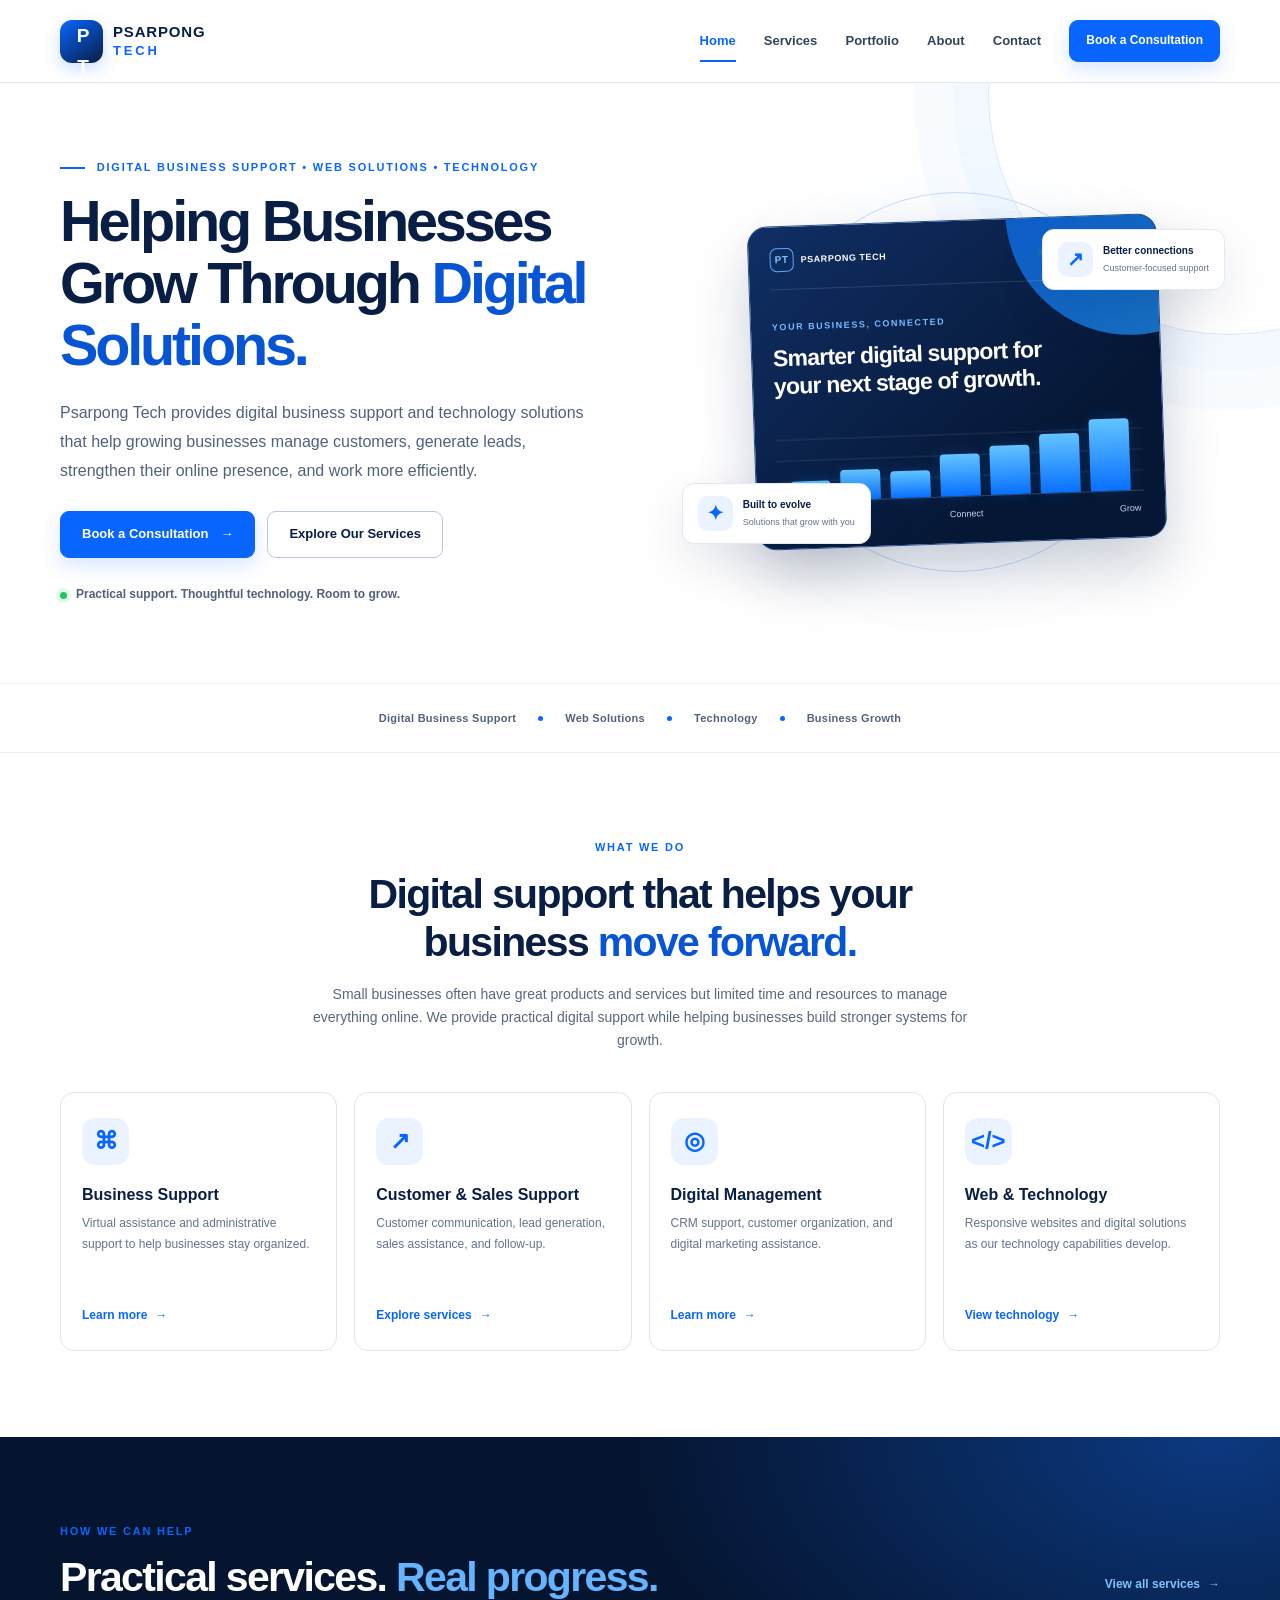
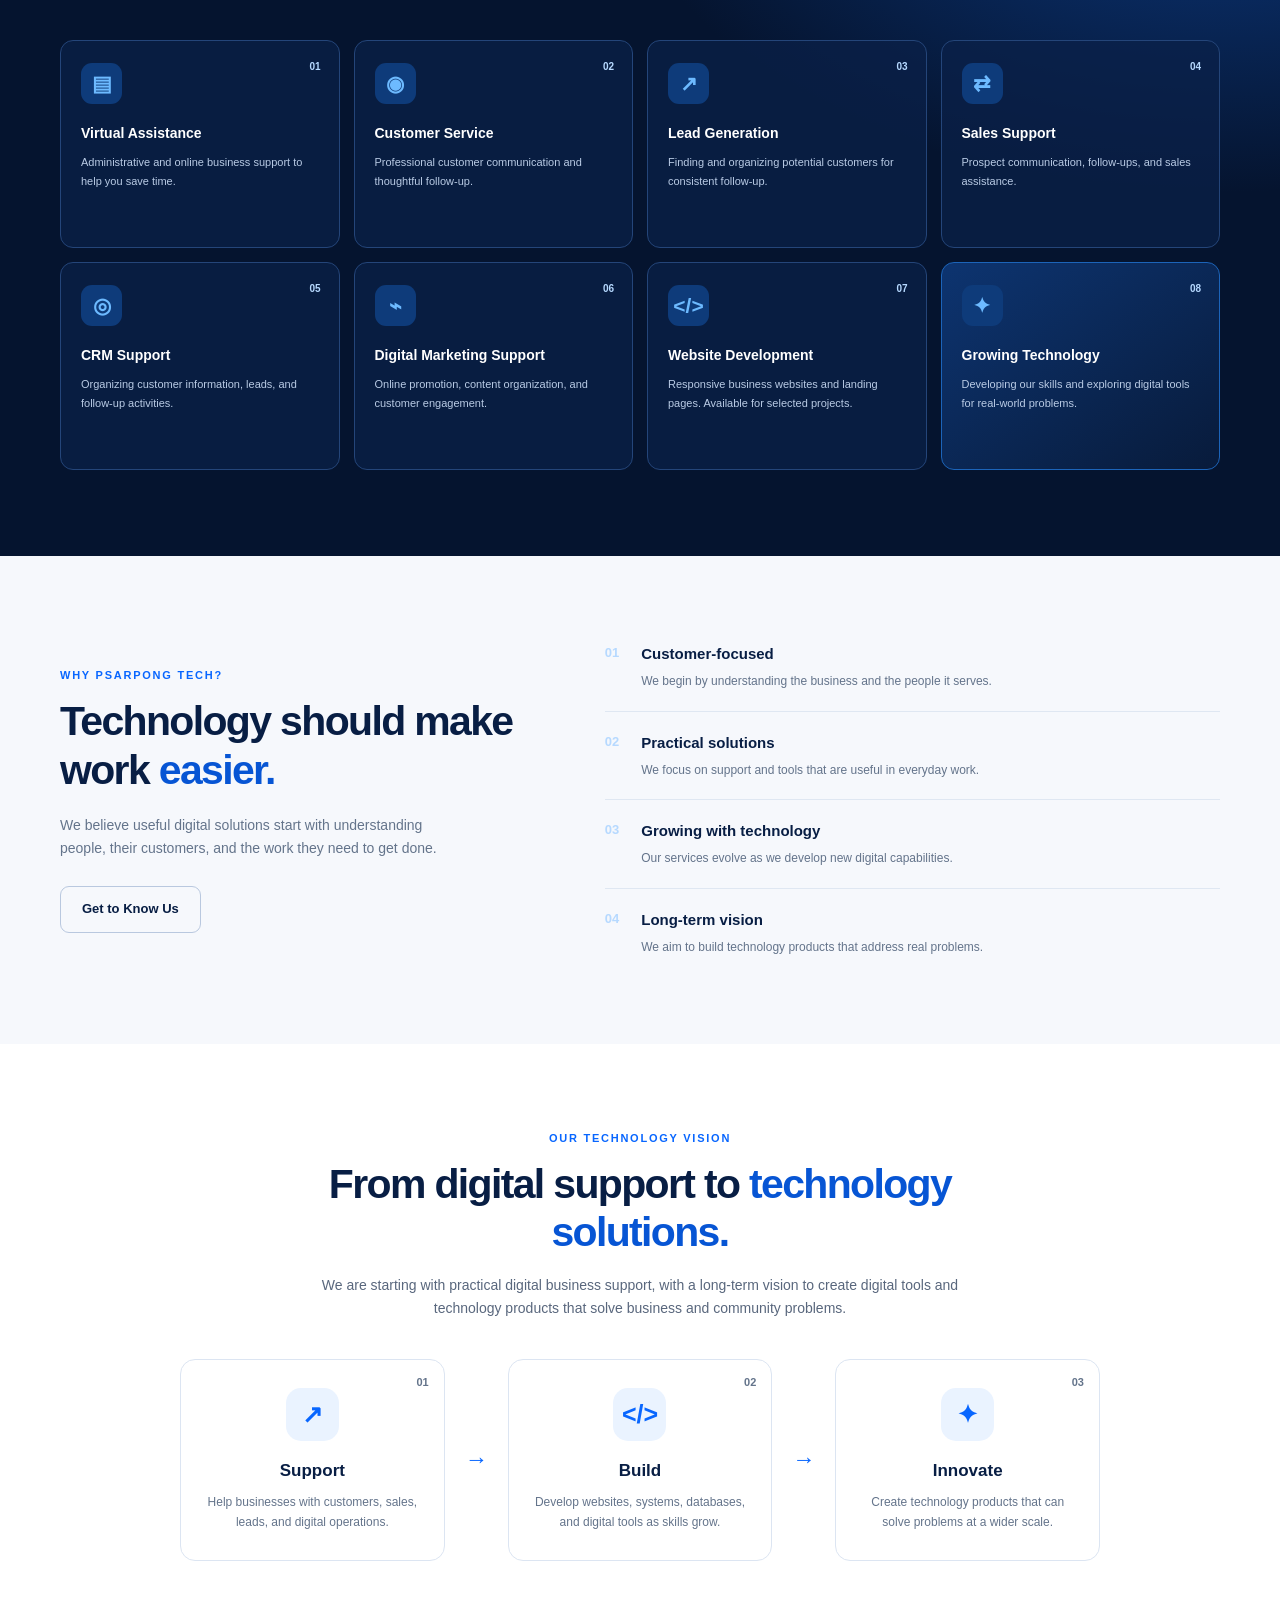
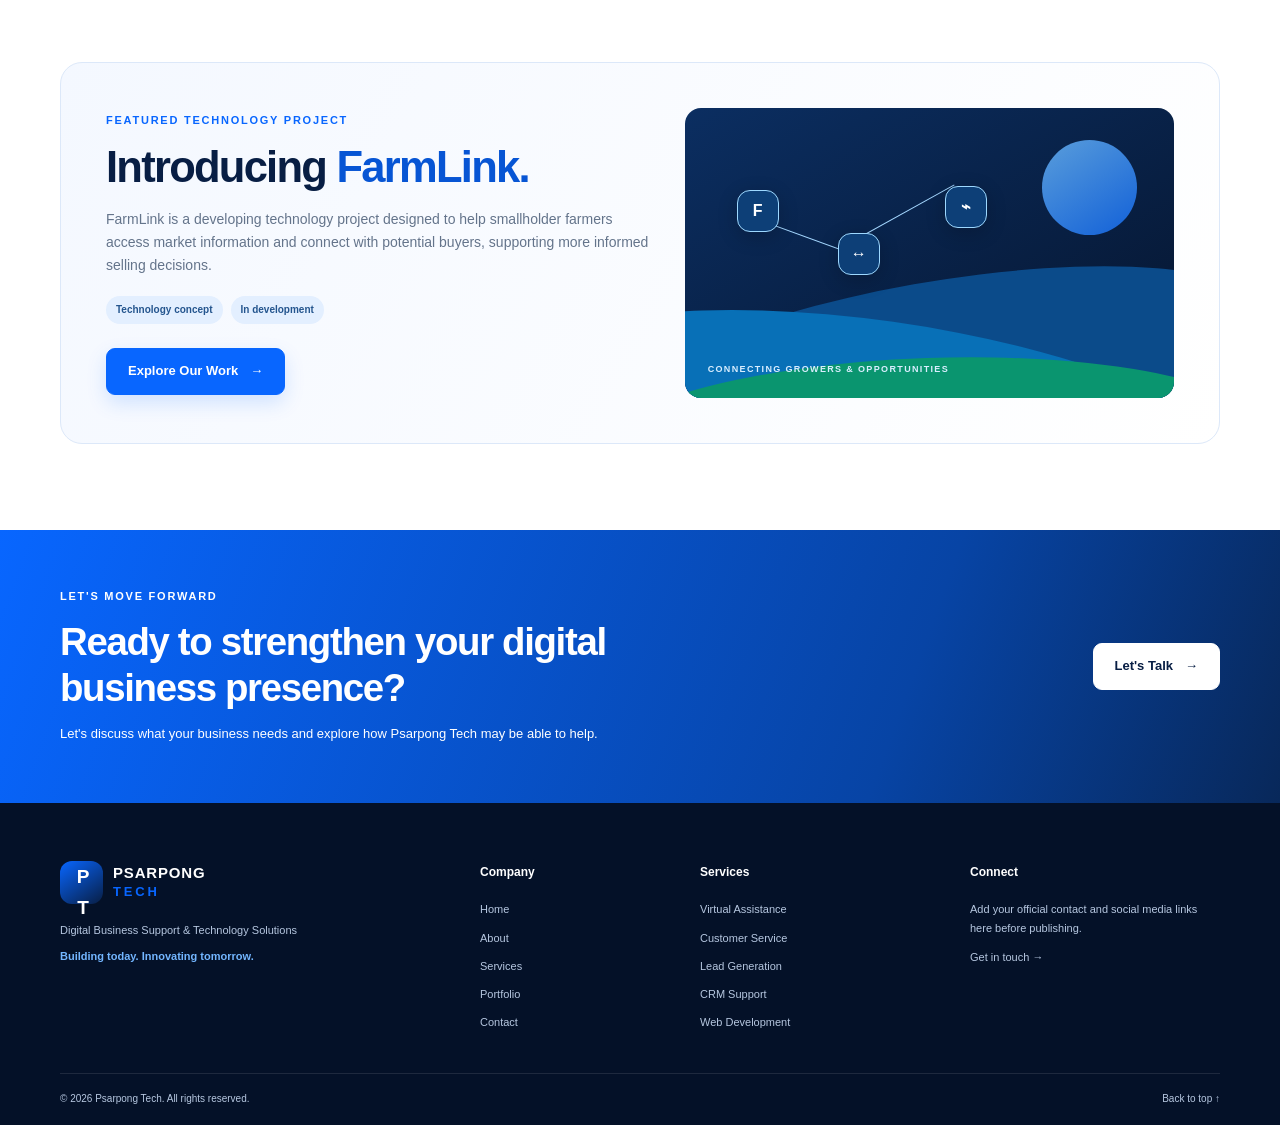
<file: index.html>
<!DOCTYPE html>
<html lang="en">
<head>
  <meta charset="UTF-8">
  <meta name="viewport" content="width=device-width, initial-scale=1.0">
  <meta name="description" content="Psarpong Tech provides practical digital business support and technology solutions for growing businesses.">
  <meta name="theme-color" content="#081e44">
  <title>Psarpong Tech | Digital Solutions for Growing Businesses</title>
  <link rel="icon" href="images/psarpong-tech-brand-board.png">
  <link rel="stylesheet" href="styles/style.css">
  <script src="scripts/main.js" defer></script>
</head>
<body>
  <a class="skip-link" href="#main">Skip to main content</a>

  <header class="site-header">
    <div class="container header-inner">
      <a class="brand" href="index.html" aria-label="Psarpong Tech home">
        <span class="brand-mark" aria-hidden="true">P<span>T</span></span>
        <span class="brand-name">PSARPONG <strong>TECH</strong></span>
      </a>

      <button class="menu-toggle" type="button" aria-expanded="false" aria-controls="primary-nav">
        <span class="menu-icon" aria-hidden="true">☰</span>
        <span class="sr-only">Open navigation menu</span>
      </button>

      <nav class="primary-nav" id="primary-nav" aria-label="Main navigation">
        <a class="active" href="index.html" aria-current="page">Home</a>
        <a href="services.html">Services</a>
        <a href="portfolio.html">Portfolio</a>
        <a href="about.html">About</a>
        <a href="contact.html">Contact</a>
        <a class="button button-small" href="contact.html#consultation">Book a Consultation</a>
      </nav>
    </div>
  </header>

  <main id="main">
    <section class="hero">
      <div class="container hero-grid">
        <div class="hero-copy">
          <p class="eyebrow"><span class="eyebrow-line"></span> DIGITAL BUSINESS SUPPORT • WEB SOLUTIONS • TECHNOLOGY</p>
          <h1>Helping Businesses Grow Through <span>Digital Solutions.</span></h1>
          <p class="hero-intro">Psarpong Tech provides digital business support and technology solutions that help growing businesses manage customers, generate leads, strengthen their online presence, and work more efficiently.</p>
          <div class="hero-actions">
            <a class="button" href="contact.html#consultation">Book a Consultation <span aria-hidden="true">→</span></a>
            <a class="button button-outline" href="services.html">Explore Our Services</a>
          </div>
          <div class="hero-note"><span class="note-dot"></span> Practical support. Thoughtful technology. Room to grow.</div>
        </div>

        <div class="hero-visual" aria-label="Digital solutions illustration">
          <div class="visual-orbit orbit-one"></div>
          <div class="visual-orbit orbit-two"></div>
          <div class="visual-panel">
            <div class="panel-top"><span class="panel-brand"><span class="mini-mark">PT</span> PSARPONG TECH</span><span class="panel-status"><span></span> DIGITAL GROWTH</span></div>
            <div class="panel-content">
              <p class="panel-kicker">YOUR BUSINESS, CONNECTED</p>
              <h2>Smarter digital support for your next stage of growth.</h2>
              <div class="growth-chart" aria-label="Illustrative rising growth chart">
                <span style="height:28%"></span><span style="height:42%"></span><span style="height:37%"></span><span style="height:58%"></span><span style="height:68%"></span><span style="height:82%"></span><span style="height:100%"></span>
              </div>
              <div class="panel-bottom"><span>Support</span><span>Connect</span><span>Grow</span></div>
            </div>
          </div>
          <div class="floating-card floating-card-top"><span class="float-icon">↗</span><span><strong>Better connections</strong><small>Customer-focused support</small></span></div>
          <div class="floating-card floating-card-bottom"><span class="float-icon">✦</span><span><strong>Built to evolve</strong><small>Solutions that grow with you</small></span></div>
          <div class="visual-glow"></div>
        </div>
      </div>
    </section>

    <section class="trust-strip" aria-label="Our focus areas">
      <div class="container trust-inner">
        <span>Digital Business Support</span><i aria-hidden="true"></i><span>Web Solutions</span><i aria-hidden="true"></i><span>Technology</span><i aria-hidden="true"></i><span>Business Growth</span>
      </div>
    </section>

    <section class="section what-we-do">
      <div class="container">
        <div class="section-heading centered">
          <p class="eyebrow">WHAT WE DO</p>
          <h2>Digital support that helps your business <span>move forward.</span></h2>
          <p>Small businesses often have great products and services but limited time and resources to manage everything online. We provide practical digital support while helping businesses build stronger systems for growth.</p>
        </div>
        <div class="feature-grid">
          <article class="feature-card">
            <div class="feature-icon" aria-hidden="true">⌘</div>
            <h3>Business Support</h3>
            <p>Virtual assistance and administrative support to help businesses stay organized.</p>
            <a class="text-link" href="services.html#virtual-assistance">Learn more <span aria-hidden="true">→</span></a>
          </article>
          <article class="feature-card">
            <div class="feature-icon" aria-hidden="true">↗</div>
            <h3>Customer &amp; Sales Support</h3>
            <p>Customer communication, lead generation, sales assistance, and follow-up.</p>
            <a class="text-link" href="services.html#customer-support">Explore services <span aria-hidden="true">→</span></a>
          </article>
          <article class="feature-card">
            <div class="feature-icon" aria-hidden="true">◎</div>
            <h3>Digital Management</h3>
            <p>CRM support, customer organization, and digital marketing assistance.</p>
            <a class="text-link" href="services.html#crm-support">Learn more <span aria-hidden="true">→</span></a>
          </article>
          <article class="feature-card">
            <div class="feature-icon" aria-hidden="true">&lt;/&gt;</div>
            <h3>Web &amp; Technology</h3>
            <p>Responsive websites and digital solutions as our technology capabilities develop.</p>
            <a class="text-link" href="services.html#web-development">View technology <span aria-hidden="true">→</span></a>
          </article>
        </div>
      </div>
    </section>

    <section class="section services-preview">
      <div class="container">
        <div class="section-heading section-heading-row">
          <div><p class="eyebrow">HOW WE CAN HELP</p><h2>Practical services. <span>Real progress.</span></h2></div>
          <a class="text-link light-link" href="services.html">View all services <span aria-hidden="true">→</span></a>
        </div>
        <div class="services-grid">
          <article class="service-tile"><span class="tile-number">01</span><span class="tile-icon" aria-hidden="true">▤</span><h3>Virtual Assistance</h3><p>Administrative and online business support to help you save time.</p></article>
          <article class="service-tile"><span class="tile-number">02</span><span class="tile-icon" aria-hidden="true">◉</span><h3>Customer Service</h3><p>Professional customer communication and thoughtful follow-up.</p></article>
          <article class="service-tile"><span class="tile-number">03</span><span class="tile-icon" aria-hidden="true">↗</span><h3>Lead Generation</h3><p>Finding and organizing potential customers for consistent follow-up.</p></article>
          <article class="service-tile"><span class="tile-number">04</span><span class="tile-icon" aria-hidden="true">⇄</span><h3>Sales Support</h3><p>Prospect communication, follow-ups, and sales assistance.</p></article>
          <article class="service-tile"><span class="tile-number">05</span><span class="tile-icon" aria-hidden="true">◎</span><h3>CRM Support</h3><p>Organizing customer information, leads, and follow-up activities.</p></article>
          <article class="service-tile"><span class="tile-number">06</span><span class="tile-icon" aria-hidden="true">⌁</span><h3>Digital Marketing Support</h3><p>Online promotion, content organization, and customer engagement.</p></article>
          <article class="service-tile"><span class="tile-number">07</span><span class="tile-icon" aria-hidden="true">&lt;/&gt;</span><h3>Website Development</h3><p>Responsive business websites and landing pages. Available for selected projects.</p></article>
          <article class="service-tile service-tile-highlight"><span class="tile-number">08</span><span class="tile-icon" aria-hidden="true">✦</span><h3>Growing Technology</h3><p>Developing our skills and exploring digital tools for real-world problems.</p></article>
        </div>
      </div>
    </section>

    <section class="section why-section">
      <div class="container why-grid">
        <div class="why-copy"><p class="eyebrow">WHY PSARPONG TECH?</p><h2>Technology should make work <span>easier.</span></h2><p>We believe useful digital solutions start with understanding people, their customers, and the work they need to get done.</p><a class="button button-outline" href="about.html">Get to Know Us</a></div>
        <div class="why-list">
          <article><span class="why-index">01</span><div><h3>Customer-focused</h3><p>We begin by understanding the business and the people it serves.</p></div></article>
          <article><span class="why-index">02</span><div><h3>Practical solutions</h3><p>We focus on support and tools that are useful in everyday work.</p></div></article>
          <article><span class="why-index">03</span><div><h3>Growing with technology</h3><p>Our services evolve as we develop new digital capabilities.</p></div></article>
          <article><span class="why-index">04</span><div><h3>Long-term vision</h3><p>We aim to build technology products that address real problems.</p></div></article>
        </div>
      </div>
    </section>

    <section class="section vision-section">
      <div class="container">
        <div class="section-heading centered"><p class="eyebrow">OUR TECHNOLOGY VISION</p><h2>From digital support to <span>technology solutions.</span></h2><p>We are starting with practical digital business support, with a long-term vision to create digital tools and technology products that solve business and community problems.</p></div>
        <div class="journey">
          <article><span class="journey-number">01</span><div class="journey-icon" aria-hidden="true">↗</div><h3>Support</h3><p>Help businesses with customers, sales, leads, and digital operations.</p></article>
          <div class="journey-arrow" aria-hidden="true">→</div>
          <article><span class="journey-number">02</span><div class="journey-icon" aria-hidden="true">&lt;/&gt;</div><h3>Build</h3><p>Develop websites, systems, databases, and digital tools as skills grow.</p></article>
          <div class="journey-arrow" aria-hidden="true">→</div>
          <article><span class="journey-number">03</span><div class="journey-icon" aria-hidden="true">✦</div><h3>Innovate</h3><p>Create technology products that can solve problems at a wider scale.</p></article>
        </div>
      </div>
    </section>

    <section class="section project-section">
      <div class="container project-card">
        <div class="project-copy"><p class="eyebrow">FEATURED TECHNOLOGY PROJECT</p><h2>Introducing <span>FarmLink.</span></h2><p>FarmLink is a developing technology project designed to help smallholder farmers access market information and connect with potential buyers, supporting more informed selling decisions.</p><div class="project-tags"><span>Technology concept</span><span>In development</span></div><a class="button" href="portfolio.html">Explore Our Work <span aria-hidden="true">→</span></a></div>
        <div class="project-visual" aria-label="Abstract illustration of connected agriculture and technology"><div class="farm-sun"></div><div class="farm-field field-one"></div><div class="farm-field field-two"></div><div class="farm-field field-three"></div><div class="farm-connect connect-one"></div><div class="farm-connect connect-two"></div><div class="farm-node node-one">F</div><div class="farm-node node-two">↔</div><div class="farm-node node-three">⌁</div><div class="farm-caption">CONNECTING GROWERS &amp; OPPORTUNITIES</div></div>
      </div>
    </section>

    <section class="cta-section">
      <div class="container cta-inner"><div><p class="eyebrow">LET'S MOVE FORWARD</p><h2>Ready to strengthen your digital business presence?</h2><p>Let's discuss what your business needs and explore how Psarpong Tech may be able to help.</p></div><a class="button button-white" href="contact.html#consultation">Let's Talk <span aria-hidden="true">→</span></a></div>
    </section>
  </main>

  <footer class="site-footer">
    <div class="container footer-main">
      <div class="footer-brand"><a class="brand brand-footer" href="index.html"><span class="brand-mark" aria-hidden="true">P<span>T</span></span><span class="brand-name">PSARPONG <strong>TECH</strong></span></a><p>Digital Business Support &amp; Technology Solutions</p><p class="footer-tagline">Building today. Innovating tomorrow.</p></div>
      <div class="footer-column"><h2>Company</h2><a href="index.html">Home</a><a href="about.html">About</a><a href="services.html">Services</a><a href="portfolio.html">Portfolio</a><a href="contact.html">Contact</a></div>
      <div class="footer-column"><h2>Services</h2><a href="services.html#virtual-assistance">Virtual Assistance</a><a href="services.html#customer-support">Customer Service</a><a href="services.html#lead-generation">Lead Generation</a><a href="services.html#crm-support">CRM Support</a><a href="services.html#web-development">Web Development</a></div>
      <div class="footer-column"><h2>Connect</h2><p class="footer-note">Add your official contact and social media links here before publishing.</p><a href="contact.html">Get in touch <span aria-hidden="true">→</span></a></div>
    </div>
    <div class="container footer-bottom"><p>© <span id="current-year">2026</span> Psarpong Tech. All rights reserved.</p><a href="#main">Back to top ↑</a></div>
  </footer>
</body>
</html>
</file>
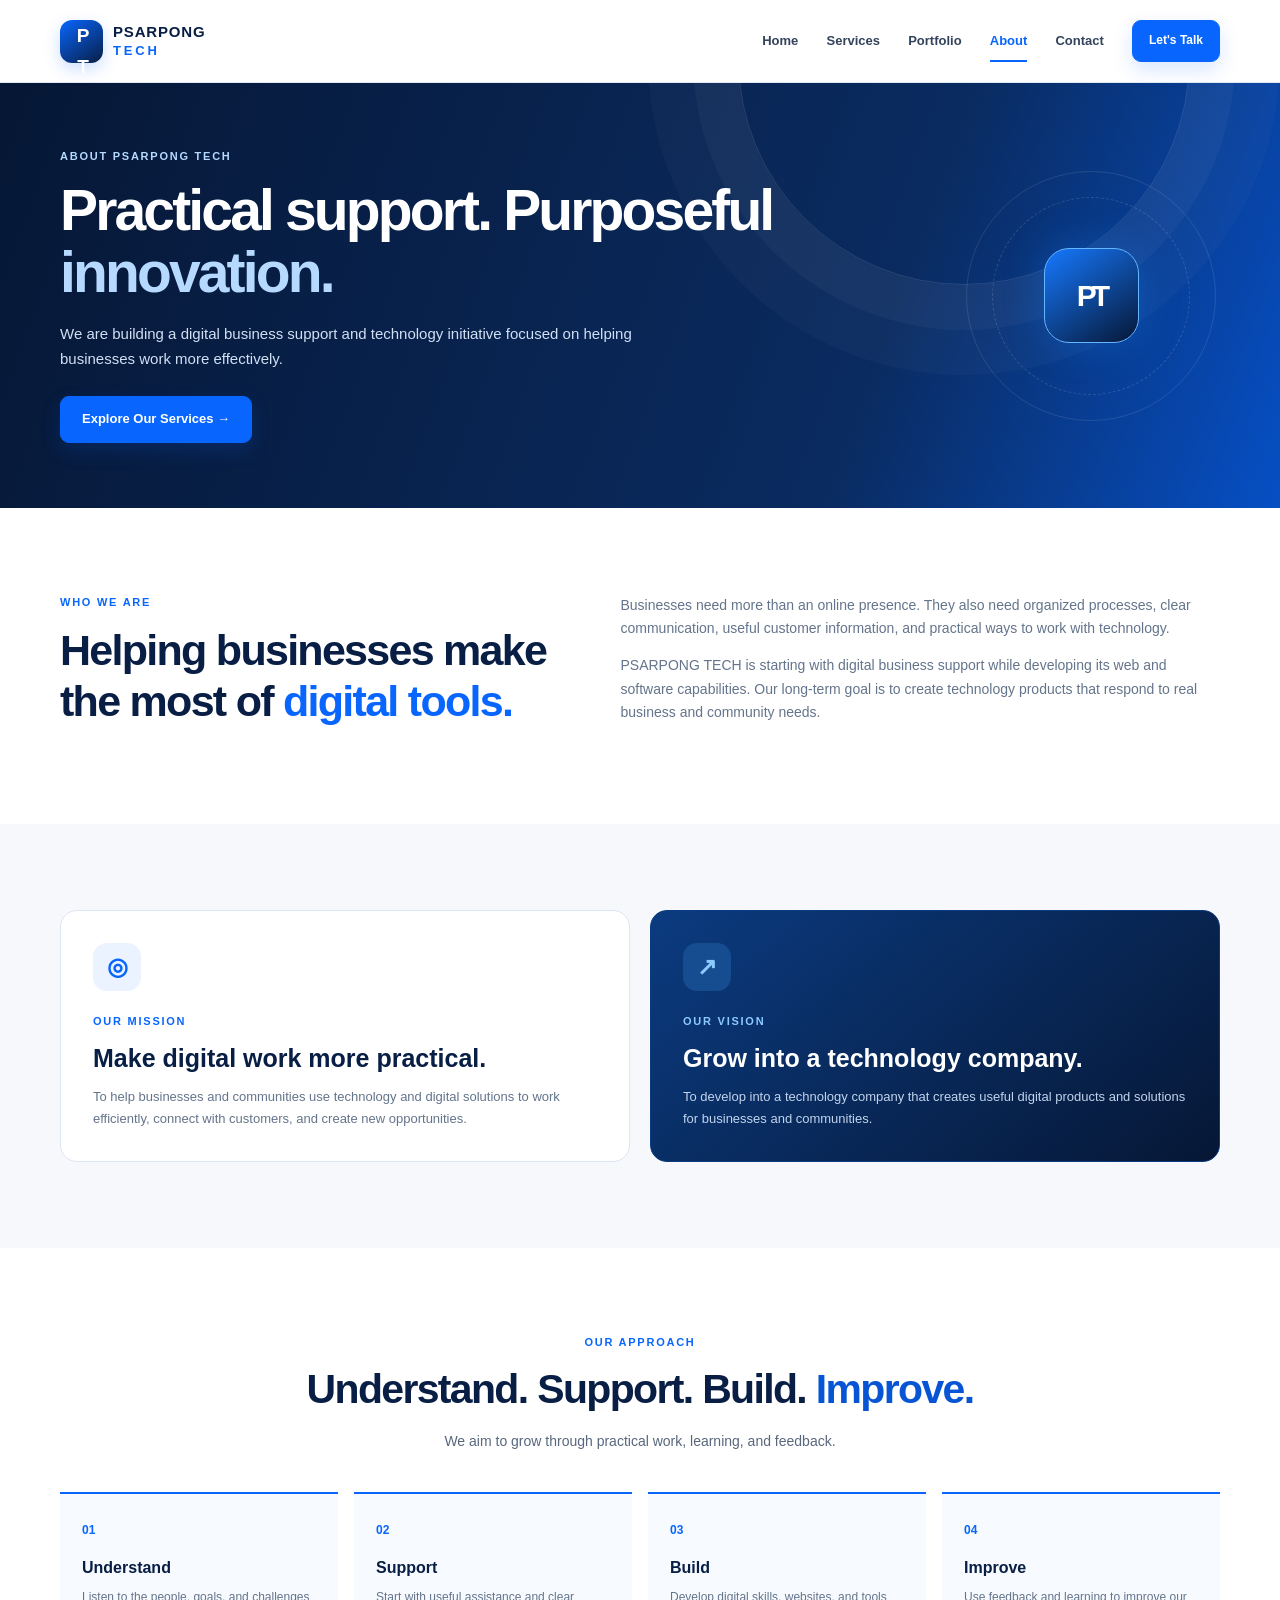
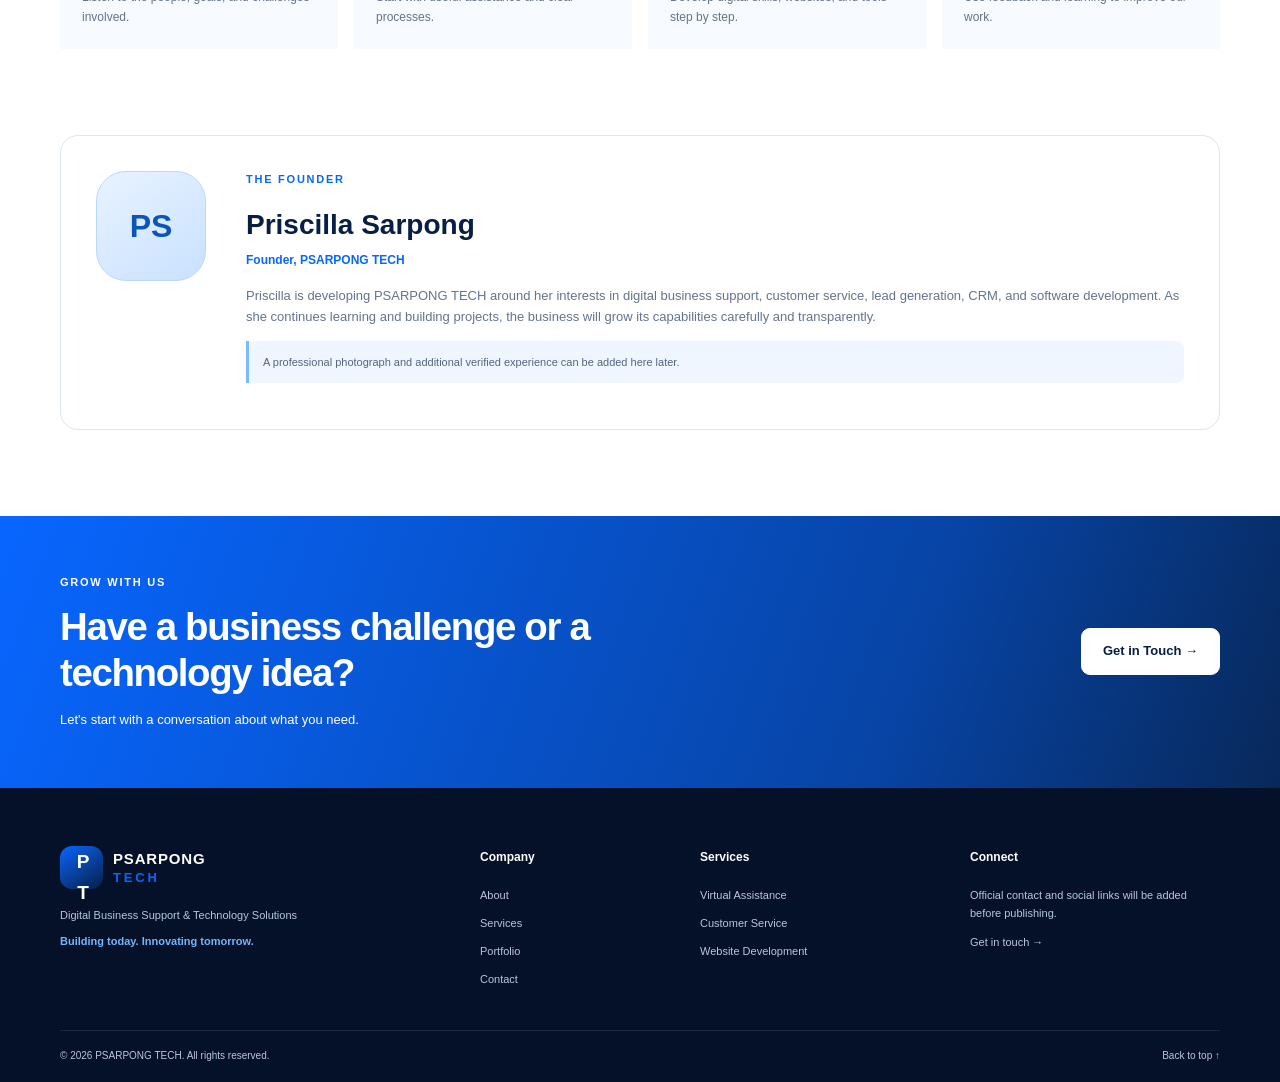
<file: about.html>
<!DOCTYPE html>
<html lang="en">
<head>
  <meta charset="UTF-8">
  <meta name="viewport" content="width=device-width, initial-scale=1.0">
  <meta name="description" content="Learn about PSARPONG TECH, its mission, vision and founder.">
  <title>About | PSARPONG TECH</title>
  <link rel="stylesheet" href="styles/style.css">
  <script src="scripts/main.js" defer></script>
</head>
<body>
  <a class="skip-link" href="#main">Skip to main content</a>

  <header class="site-header">
    <div class="container header-inner">
      <a class="brand" href="index.html" aria-label="PSARPONG TECH home">
        <span class="brand-mark">P<span>T</span></span>
        <span class="brand-name">PSARPONG <strong>TECH</strong></span>
      </a>

      <button class="menu-toggle" aria-expanded="false"
        aria-controls="primary-nav" type="button">
        <span class="menu-icon" aria-hidden="true">☰</span>
        <span class="sr-only">Toggle navigation menu</span>
      </button>

      <nav class="primary-nav" id="primary-nav" aria-label="Main navigation">
        <a href="index.html">Home</a>
        <a href="services.html">Services</a>
        <a href="portfolio.html">Portfolio</a>
        <a class="active" aria-current="page" href="about.html">About</a>
        <a href="contact.html">Contact</a>
        <a class="button button-small" href="contact.html#consultation">Let's Talk</a>
      </nav>
    </div>
  </header>

  <main id="main">
    <section class="inner-hero">
      <div class="container inner-hero-content">
        <p class="eyebrow">ABOUT PSARPONG TECH</p>
        <h1>Practical support. Purposeful <span>innovation.</span></h1>
        <p>
          We are building a digital business support and technology
          initiative focused on helping businesses work more effectively.
        </p>
        <a class="button" href="services.html">Explore Our Services →</a>
      </div>
      <div class="inner-hero-decoration" aria-hidden="true"><span>PT</span></div>
    </section>

    <section class="section">
      <div class="container about-intro-grid">
        <div>
          <p class="eyebrow">WHO WE ARE</p>
          <h2>Helping businesses make the most of <span>digital tools.</span></h2>
        </div>
        <div>
          <p>
            Businesses need more than an online presence. They also need
            organized processes, clear communication, useful customer
            information, and practical ways to work with technology.
          </p>
          <p>
            PSARPONG TECH is starting with digital business support while
            developing its web and software capabilities. Our long-term
            goal is to create technology products that respond to real
            business and community needs.
          </p>
        </div>
      </div>
    </section>

    <section class="section about-mission">
      <div class="container mission-grid">
        <article class="mission-card">
          <span class="mission-symbol" aria-hidden="true">◎</span>
          <p class="eyebrow">OUR MISSION</p>
          <h2>Make digital work more practical.</h2>
          <p>
            To help businesses and communities use technology and digital
            solutions to work efficiently, connect with customers, and
            create new opportunities.
          </p>
        </article>

        <article class="mission-card mission-card-blue">
          <span class="mission-symbol" aria-hidden="true">↗</span>
          <p class="eyebrow">OUR VISION</p>
          <h2>Grow into a technology company.</h2>
          <p>
            To develop into a technology company that creates useful
            digital products and solutions for businesses and communities.
          </p>
        </article>
      </div>
    </section>

    <section class="section">
      <div class="container">
        <div class="section-heading centered">
          <p class="eyebrow">OUR APPROACH</p>
          <h2>Understand. Support. Build. <span>Improve.</span></h2>
          <p>We aim to grow through practical work, learning, and feedback.</p>
        </div>

        <div class="approach-grid">
          <article>
            <span>01</span>
            <h3>Understand</h3>
            <p>Listen to the people, goals, and challenges involved.</p>
          </article>
          <article>
            <span>02</span>
            <h3>Support</h3>
            <p>Start with useful assistance and clear processes.</p>
          </article>
          <article>
            <span>03</span>
            <h3>Build</h3>
            <p>Develop digital skills, websites, and tools step by step.</p>
          </article>
          <article>
            <span>04</span>
            <h3>Improve</h3>
            <p>Use feedback and learning to improve our work.</p>
          </article>
        </div>
      </div>
    </section>

    <section class="section founder-section">
      <div class="container founder-card">
        <div class="founder-avatar" aria-hidden="true">PS</div>
        <div>
          <p class="eyebrow">THE FOUNDER</p>
          <h2>Priscilla Sarpong</h2>
          <p class="founder-role">Founder, PSARPONG TECH</p>
          <p>
            Priscilla is developing PSARPONG TECH around her interests
            in digital business support, customer service, lead generation,
            CRM, and software development. As she continues learning and
            building projects, the business will grow its capabilities
            carefully and transparently.
          </p>
          <p class="founder-note">
            A professional photograph and additional verified experience
            can be added here later.
          </p>
        </div>
      </div>
    </section>

    <section class="cta-section">
      <div class="container cta-inner">
        <div>
          <p class="eyebrow">GROW WITH US</p>
          <h2>Have a business challenge or a technology idea?</h2>
          <p>Let's start with a conversation about what you need.</p>
        </div>
        <a class="button button-white" href="contact.html">Get in Touch →</a>
      </div>
    </section>
  </main>

  <footer class="site-footer">
    <div class="container footer-main">
      <div class="footer-brand">
        <a class="brand brand-footer" href="index.html">
          <span class="brand-mark">P<span>T</span></span>
          <span class="brand-name">PSARPONG <strong>TECH</strong></span>
        </a>
        <p>Digital Business Support &amp; Technology Solutions</p>
        <p class="footer-tagline">Building today. Innovating tomorrow.</p>
      </div>
      <div class="footer-column">
        <h2>Company</h2>
        <a href="about.html">About</a><a href="services.html">Services</a>
        <a href="portfolio.html">Portfolio</a><a href="contact.html">Contact</a>
      </div>
      <div class="footer-column">
        <h2>Services</h2>
        <a href="services.html#virtual-assistance">Virtual Assistance</a>
        <a href="services.html#customer-support">Customer Service</a>
        <a href="services.html#web-development">Website Development</a>
      </div>
      <div class="footer-column">
        <h2>Connect</h2>
        <p class="footer-note">Official contact and social links will be added before publishing.</p>
        <a href="contact.html">Get in touch →</a>
      </div>
    </div>
    <div class="container footer-bottom">
      <p>© <span id="current-year">2026</span> PSARPONG TECH. All rights reserved.</p>
      <a href="#main">Back to top ↑</a>
    </div>
  </footer>
</body>
</html>
</file>
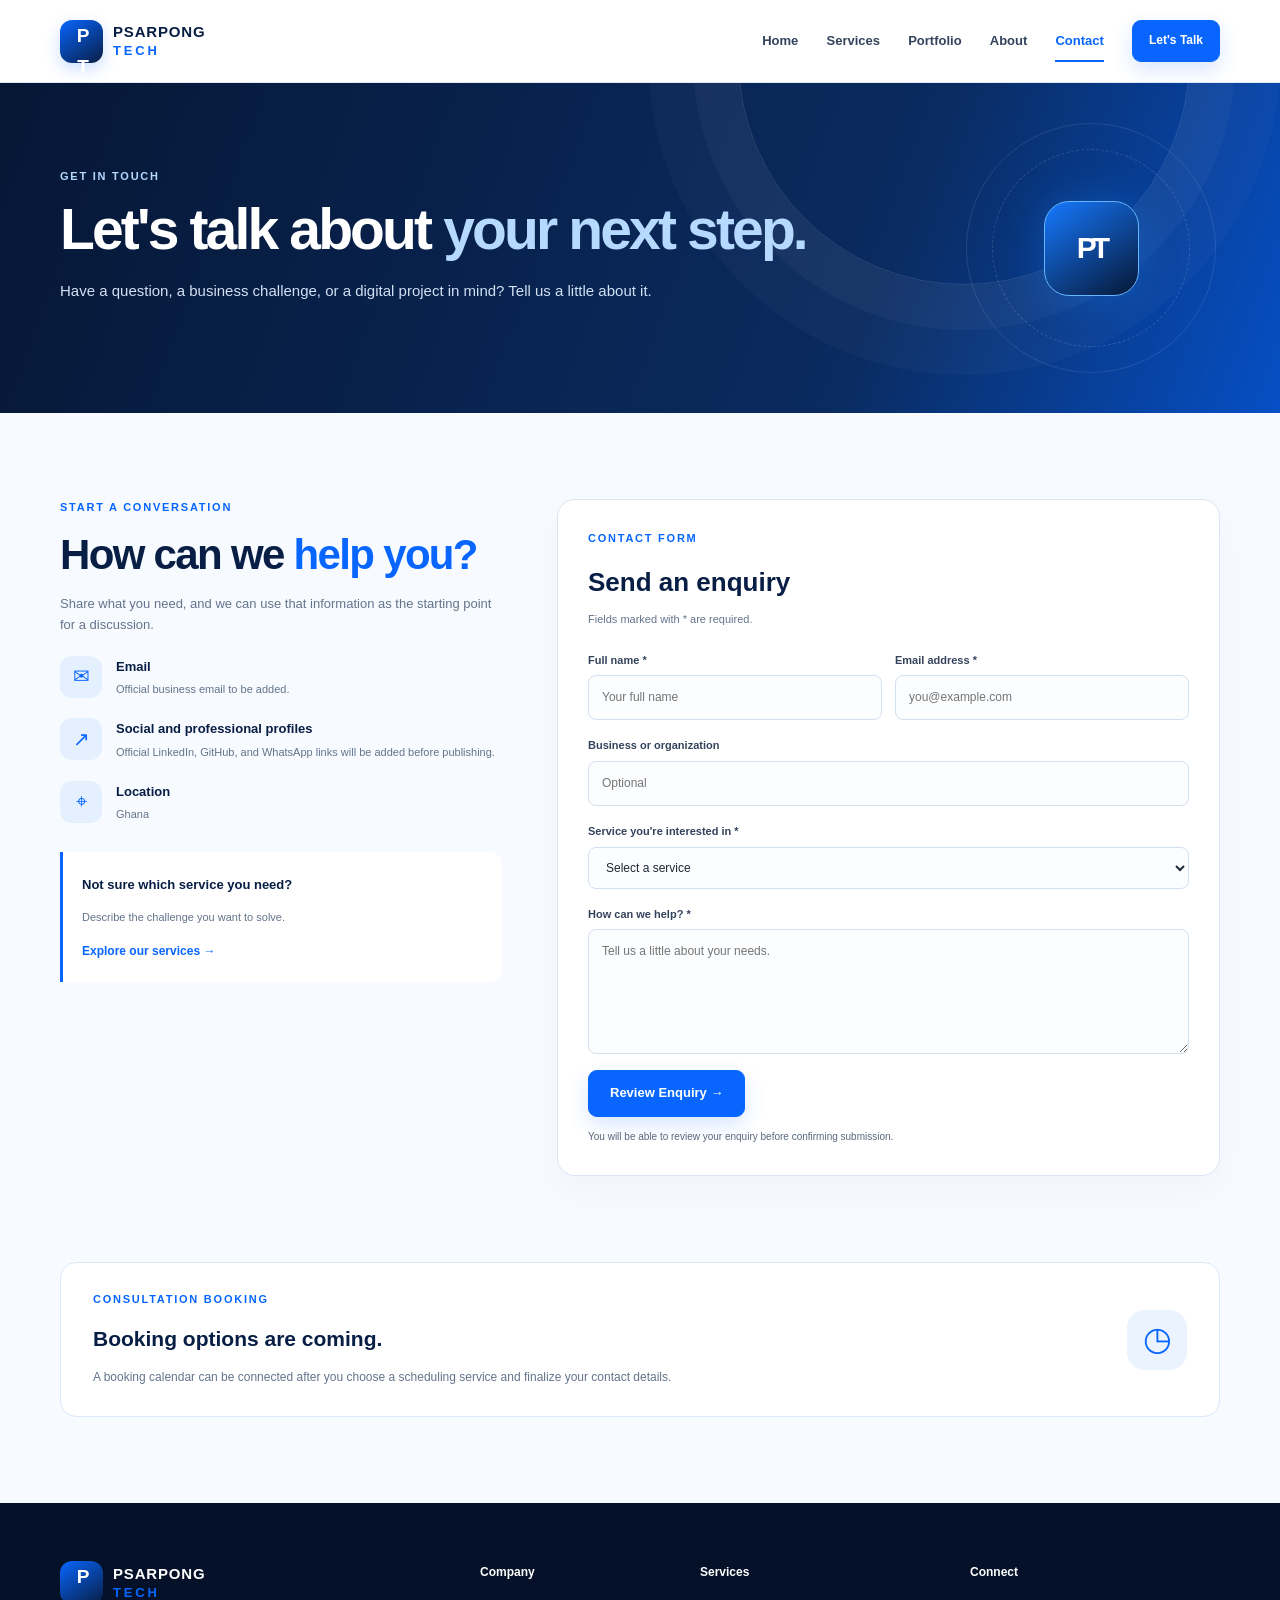
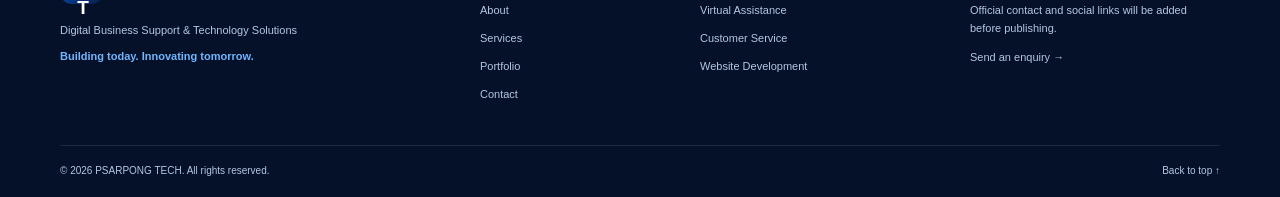
<file: contact.html>
<!DOCTYPE html>
<html lang="en">
<head>
  <meta charset="UTF-8">
  <meta name="viewport" content="width=device-width, initial-scale=1.0">
  <meta name="description" content="Contact PSARPONG TECH about digital business support and technology projects.">
  <title>Contact | PSARPONG TECH</title>
  <link rel="stylesheet" href="styles/style.css">
  <script src="scripts/main.js" defer></script>
</head>
<body>
  <a class="skip-link" href="#main">Skip to main content</a>

  <header class="site-header">
    <div class="container header-inner">
      <a class="brand" href="index.html" aria-label="PSARPONG TECH home">
        <span class="brand-mark">P<span>T</span></span>
        <span class="brand-name">PSARPONG <strong>TECH</strong></span>
      </a>

      <button class="menu-toggle" aria-expanded="false"
        aria-controls="primary-nav" type="button">
        <span class="menu-icon" aria-hidden="true">☰</span>
        <span class="sr-only">Toggle navigation menu</span>
      </button>

      <nav class="primary-nav" id="primary-nav" aria-label="Main navigation">
        <a href="index.html">Home</a>
        <a href="services.html">Services</a>
        <a href="portfolio.html">Portfolio</a>
        <a href="about.html">About</a>
        <a class="active" aria-current="page" href="contact.html">Contact</a>
        <a class="button button-small" href="#consultation">Let's Talk</a>
      </nav>
    </div>
  </header>

  <main id="main">
    <section class="inner-hero">
      <div class="container inner-hero-content">
        <p class="eyebrow">GET IN TOUCH</p>
        <h1>Let's talk about <span>your next step.</span></h1>
        <p>
          Have a question, a business challenge, or a digital project
          in mind? Tell us a little about it.
        </p>
      </div>
      <div class="inner-hero-decoration" aria-hidden="true"><span>PT</span></div>
    </section>

    <section class="section contact-section">
      <div class="container contact-grid">
        <div class="contact-copy">
          <p class="eyebrow">START A CONVERSATION</p>
          <h2>How can we <span>help you?</span></h2>
          <p>
            Share what you need, and we can use that information as
            the starting point for a discussion.
          </p>

          <div class="contact-info-card">
            <span class="contact-info-icon" aria-hidden="true">✉</span>
            <div>
              <h3>Email</h3>
              <p>Official business email to be added.</p>
            </div>
          </div>

          <div class="contact-info-card">
            <span class="contact-info-icon" aria-hidden="true">↗</span>
            <div>
              <h3>Social and professional profiles</h3>
              <p>
                Official LinkedIn, GitHub, and WhatsApp links
                will be added before publishing.
              </p>
            </div>
          </div>

          <div class="contact-info-card">
            <span class="contact-info-icon" aria-hidden="true">⌖</span>
            <div>
              <h3>Location</h3>
              <p>Ghana</p>
            </div>
          </div>

          <div class="contact-callout">
            <strong>Not sure which service you need?</strong>
            <p>Describe the challenge you want to solve.</p>
            <a class="text-link" href="services.html">Explore our services →</a>
          </div>
        </div>

        <div class="contact-form-wrap" id="consultation">
          <div class="form-heading">
            <p class="eyebrow">CONTACT FORM</p>
            <h2>Send an enquiry</h2>
            <p>Fields marked with * are required.</p>
          </div>

          <form class="contact-form" id="contact-form">
            <input
                type="hidden"
                name="access_key"
                value="dd36e1ed-9a6d-4fa9-88d0-3983f41ffc57"
            >
            <input
                type="hidden"
                name="subject"
                value="New Business Enquiry - PSARPONG TECH"
            >
            <input
                type="hidden"
                name="from_name"
                value="PSARPONG TECH Website"
            >
            <div class="form-field" style="display:none;" aria-hidden="true">
                <label for="website">Leave this field empty</label>
                <input id="website" name="botcheck" tabindex="-1" autocomplete="off">
            </div>

            <div class="form-row">
              <div class="form-field">
                <label for="name">Full name *</label>
                <input id="name" name="name" autocomplete="name"
                  required placeholder="Your full name">
              </div>

              <div class="form-field">
                <label for="email">Email address *</label>
                <input id="email" name="email" type="email"
                  autocomplete="email" required placeholder="you@example.com">
              </div>
            </div>

            <div class="form-field">
              <label for="business">Business or organization</label>
              <input id="business" name="business"
                autocomplete="organization" placeholder="Optional">
            </div>

            <div class="form-field">
              <label for="service">Service you're interested in *</label>
              <select id="service" name="service" required>
                <option value="">Select a service</option>
                <option value="Virtual Assistance">Virtual Assistance</option>
                <option value="Customer Service">Customer Service</option>
                <option value="Lead Generation">Lead Generation</option>
                <option value="Sales Support">Sales Support</option>
                <option value="CRM Support">CRM Support</option>
                <option value="Digital Marketing Support">Digital Marketing Support</option>
                <option value="Website Development">Website Development</option>
                <option value="Other">Other / Not sure yet</option>
              </select>
            </div>

            <div class="form-field">
              <label for="message">How can we help? *</label>
              <textarea id="message" name="message" rows="5"
                required placeholder="Tell us a little about your needs."></textarea>
            </div>

            <button class="button" type="submit">Review Enquiry →</button>

            <p class="form-disclaimer">
                You will be able to review your enquiry before confirming submission.
            </p>

            <p class="form-feedback" id="form-feedback"
              role="status" aria-live="polite"></p>
          </form>
        </div>
      </div>
    </section>

    <section class="section booking-note-section">
      <div class="container booking-note">
        <div>
          <p class="eyebrow">CONSULTATION BOOKING</p>
          <h2>Booking options are coming.</h2>
          <p>
            A booking calendar can be connected after you choose a
            scheduling service and finalize your contact details.
          </p>
        </div>
        <span class="booking-icon" aria-hidden="true">◷</span>
      </div>
    </section>
  </main>

  <footer class="site-footer">
    <div class="container footer-main">
      <div class="footer-brand">
        <a class="brand brand-footer" href="index.html">
          <span class="brand-mark">P<span>T</span></span>
          <span class="brand-name">PSARPONG <strong>TECH</strong></span>
        </a>
        <p>Digital Business Support &amp; Technology Solutions</p>
        <p class="footer-tagline">Building today. Innovating tomorrow.</p>
      </div>
      <div class="footer-column">
        <h2>Company</h2>
        <a href="about.html">About</a><a href="services.html">Services</a>
        <a href="portfolio.html">Portfolio</a><a href="contact.html">Contact</a>
      </div>
      <div class="footer-column">
        <h2>Services</h2>
        <a href="services.html#virtual-assistance">Virtual Assistance</a>
        <a href="services.html#customer-support">Customer Service</a>
        <a href="services.html#web-development">Website Development</a>
      </div>
      <div class="footer-column">
        <h2>Connect</h2>
        <p class="footer-note">Official contact and social links will be added before publishing.</p>
        <a href="#consultation">Send an enquiry →</a>
      </div>
    </div>
    <div class="container footer-bottom">
      <p>© <span id="current-year">2026</span> PSARPONG TECH. All rights reserved.</p>
      <a href="#main">Back to top ↑</a>
    </div>
  </footer>
</body>
</html>
</file>
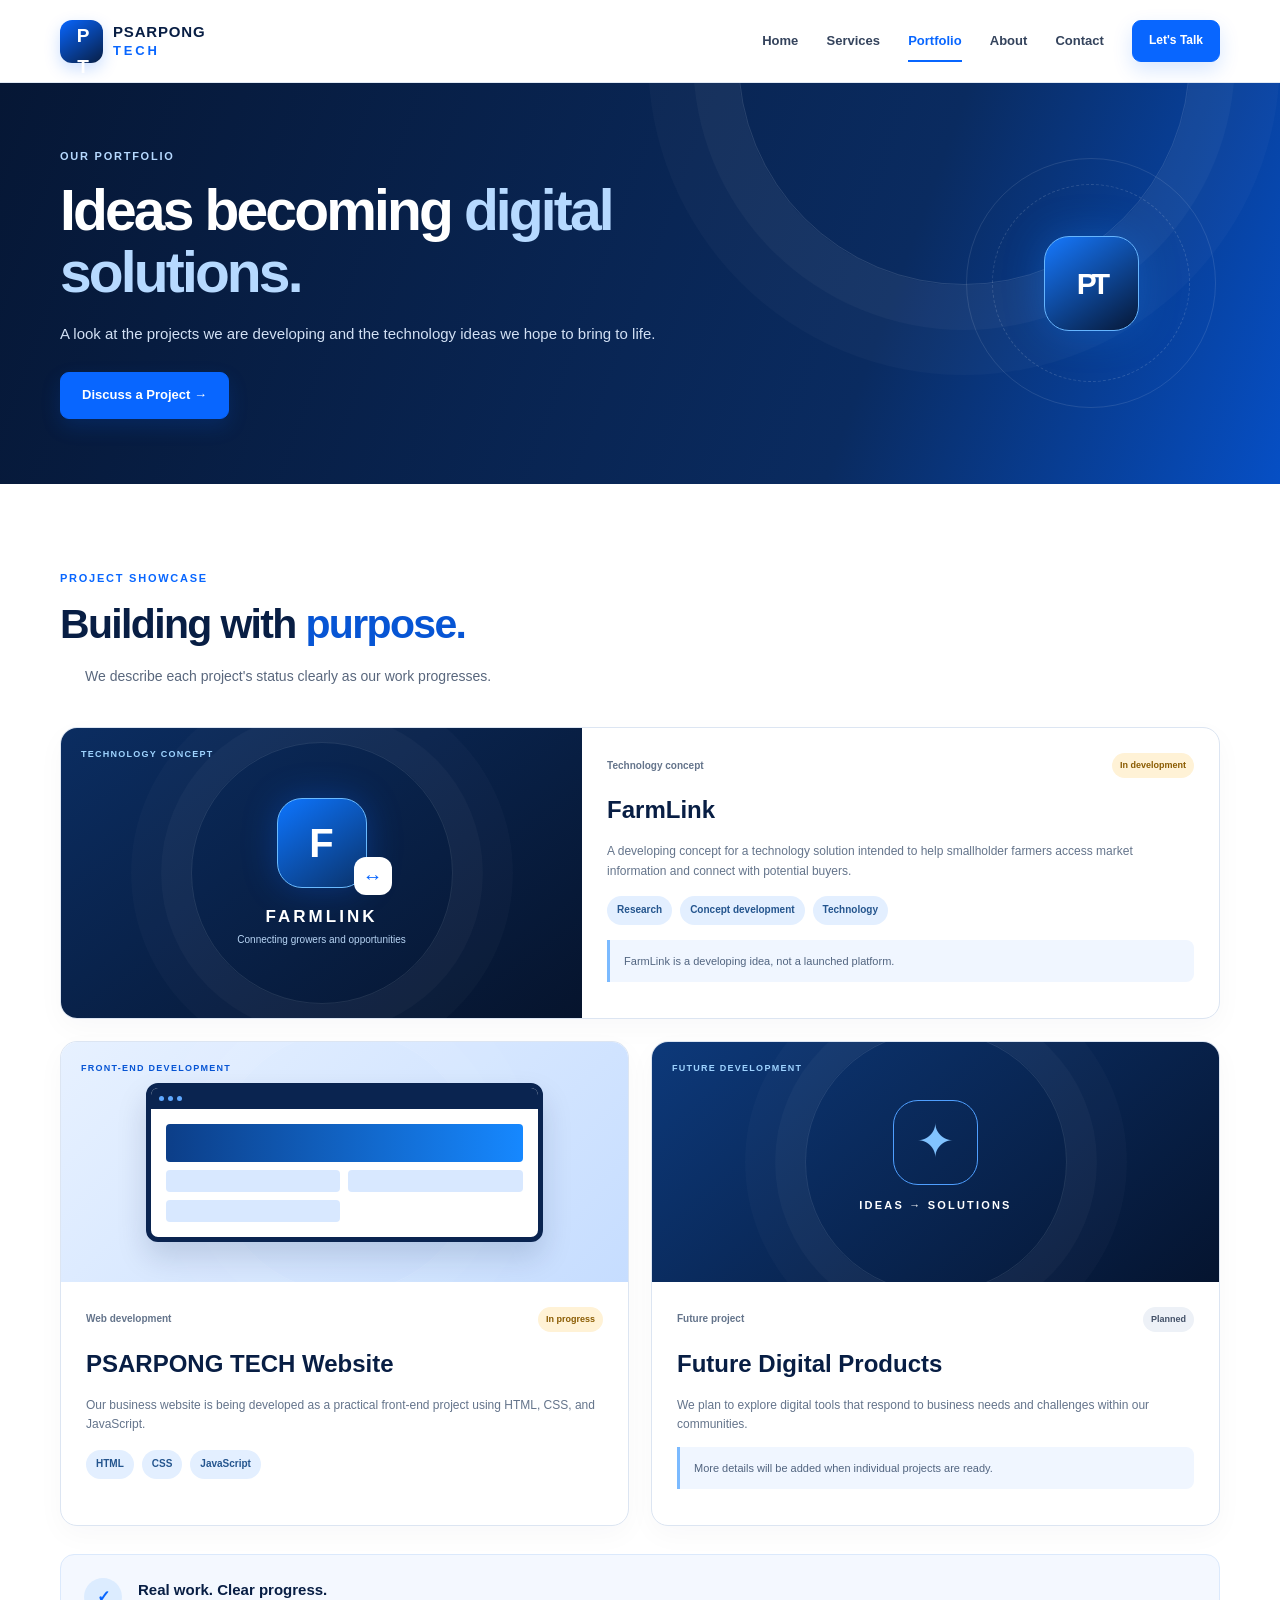
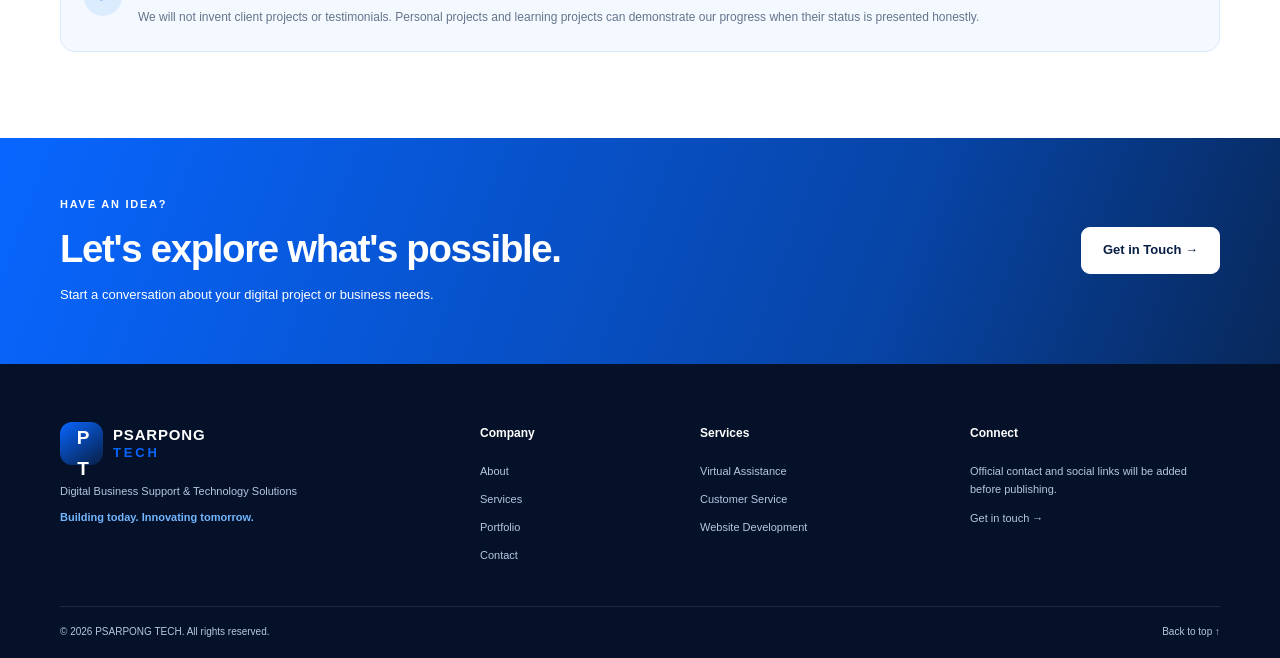
<file: portfolio.html>
<!DOCTYPE html>
<html lang="en">
<head>
  <meta charset="UTF-8">
  <meta name="viewport" content="width=device-width, initial-scale=1.0">
  <meta name="description" content="Explore projects and technology ideas from PSARPONG TECH.">
  <title>Portfolio | PSARPONG TECH</title>
  <link rel="stylesheet" href="styles/style.css">
  <script src="scripts/main.js" defer></script>
</head>
<body>
  <a class="skip-link" href="#main">Skip to main content</a>

  <header class="site-header">
    <div class="container header-inner">
      <a class="brand" href="index.html" aria-label="PSARPONG TECH home">
        <span class="brand-mark">P<span>T</span></span>
        <span class="brand-name">PSARPONG <strong>TECH</strong></span>
      </a>

      <button class="menu-toggle" aria-expanded="false"
        aria-controls="primary-nav" type="button">
        <span class="menu-icon" aria-hidden="true">☰</span>
        <span class="sr-only">Toggle navigation menu</span>
      </button>

      <nav class="primary-nav" id="primary-nav" aria-label="Main navigation">
        <a href="index.html">Home</a>
        <a href="services.html">Services</a>
        <a class="active" aria-current="page" href="portfolio.html">Portfolio</a>
        <a href="about.html">About</a>
        <a href="contact.html">Contact</a>
        <a class="button button-small" href="contact.html#consultation">Let's Talk</a>
      </nav>
    </div>
  </header>

  <main id="main">
    <section class="inner-hero">
      <div class="container inner-hero-content">
        <p class="eyebrow">OUR PORTFOLIO</p>
        <h1>Ideas becoming <span>digital solutions.</span></h1>
        <p>
          A look at the projects we are developing and the technology
          ideas we hope to bring to life.
        </p>
        <a class="button" href="contact.html#consultation">Discuss a Project →</a>
      </div>
      <div class="inner-hero-decoration" aria-hidden="true"><span>PT</span></div>
    </section>

    <section class="section">
      <div class="container">
        <div class="section-heading">
          <p class="eyebrow">PROJECT SHOWCASE</p>
          <h2>Building with <span>purpose.</span></h2>
          <p>We describe each project's status clearly as our work progresses.</p>
        </div>

        <div class="portfolio-grid">
          <article class="portfolio-card portfolio-featured">
            <div class="portfolio-art farmlink-art" aria-hidden="true">
              <span class="art-label">TECHNOLOGY CONCEPT</span>
              <div class="farm-icon">F<span>↔</span></div>
              <p>FARMLINK</p>
              <small>Connecting growers and opportunities</small>
            </div>

            <div class="portfolio-card-copy">
              <div class="portfolio-meta">
                <span>Technology concept</span>
                <span class="status status-progress">In development</span>
              </div>
              <h2>FarmLink</h2>
              <p>
                A developing concept for a technology solution intended
                to help smallholder farmers access market information
                and connect with potential buyers.
              </p>
              <div class="project-tags">
                <span>Research</span>
                <span>Concept development</span>
                <span>Technology</span>
              </div>
              <p class="portfolio-note">
                FarmLink is a developing idea, not a launched platform.
              </p>
            </div>
          </article>

          <article class="portfolio-card">
            <div class="portfolio-art website-art" aria-hidden="true">
              <span class="art-label">FRONT-END DEVELOPMENT</span>
              <div class="browser-mock">
                <div class="browser-dots"><i></i><i></i><i></i></div>
                <div class="mock-layout">
                  <span></span><span></span><span></span><span></span>
                </div>
              </div>
            </div>

            <div class="portfolio-card-copy">
              <div class="portfolio-meta">
                <span>Web development</span>
                <span class="status status-progress">In progress</span>
              </div>
              <h2>PSARPONG TECH Website</h2>
              <p>
                Our business website is being developed as a practical
                front-end project using HTML, CSS, and JavaScript.
              </p>
              <div class="project-tags">
                <span>HTML</span><span>CSS</span><span>JavaScript</span>
              </div>
            </div>
          </article>

          <article class="portfolio-card">
            <div class="portfolio-art future-art" aria-hidden="true">
              <span class="art-label">FUTURE DEVELOPMENT</span>
              <div class="future-symbol">✦</div>
              <p>IDEAS → SOLUTIONS</p>
            </div>

            <div class="portfolio-card-copy">
              <div class="portfolio-meta">
                <span>Future project</span>
                <span class="status status-planned">Planned</span>
              </div>
              <h2>Future Digital Products</h2>
              <p>
                We plan to explore digital tools that respond to business
                needs and challenges within our communities.
              </p>
              <p class="portfolio-note">
                More details will be added when individual projects are ready.
              </p>
            </div>
          </article>
        </div>

        <div class="honesty-note">
          <span class="honesty-icon" aria-hidden="true">✓</span>
          <div>
            <h2>Real work. Clear progress.</h2>
            <p>
              We will not invent client projects or testimonials. Personal
              projects and learning projects can demonstrate our progress
              when their status is presented honestly.
            </p>
          </div>
        </div>
      </div>
    </section>

    <section class="cta-section">
      <div class="container cta-inner">
        <div>
          <p class="eyebrow">HAVE AN IDEA?</p>
          <h2>Let's explore what's possible.</h2>
          <p>Start a conversation about your digital project or business needs.</p>
        </div>
        <a class="button button-white" href="contact.html#consultation">Get in Touch →</a>
      </div>
    </section>
  </main>

  <footer class="site-footer">
    <div class="container footer-main">
      <div class="footer-brand">
        <a class="brand brand-footer" href="index.html">
          <span class="brand-mark">P<span>T</span></span>
          <span class="brand-name">PSARPONG <strong>TECH</strong></span>
        </a>
        <p>Digital Business Support &amp; Technology Solutions</p>
        <p class="footer-tagline">Building today. Innovating tomorrow.</p>
      </div>
      <div class="footer-column">
        <h2>Company</h2>
        <a href="about.html">About</a><a href="services.html">Services</a>
        <a href="portfolio.html">Portfolio</a><a href="contact.html">Contact</a>
      </div>
      <div class="footer-column">
        <h2>Services</h2>
        <a href="services.html#virtual-assistance">Virtual Assistance</a>
        <a href="services.html#customer-support">Customer Service</a>
        <a href="services.html#web-development">Website Development</a>
      </div>
      <div class="footer-column">
        <h2>Connect</h2>
        <p class="footer-note">Official contact and social links will be added before publishing.</p>
        <a href="contact.html">Get in touch →</a>
      </div>
    </div>
    <div class="container footer-bottom">
      <p>© <span id="current-year">2026</span> PSARPONG TECH. All rights reserved.</p>
      <a href="#main">Back to top ↑</a>
    </div>
  </footer>
</body>
</html>
</file>
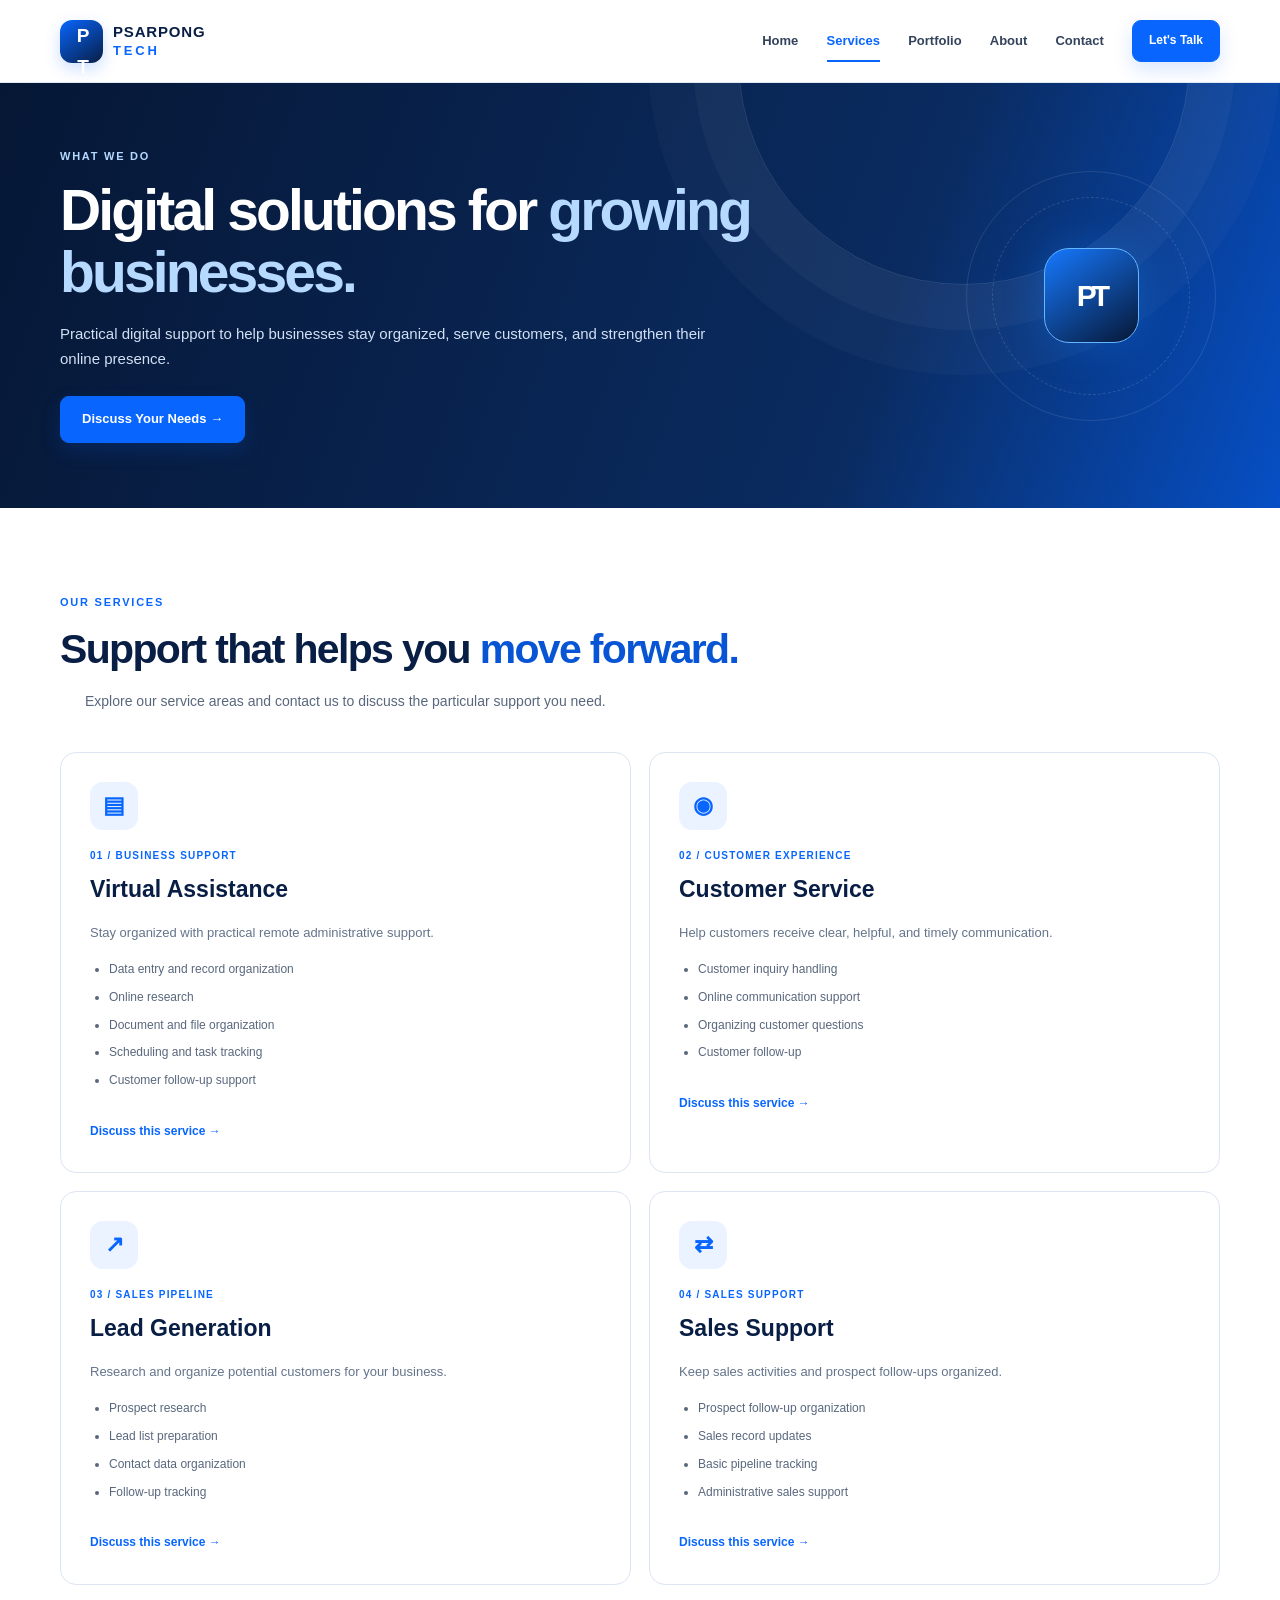
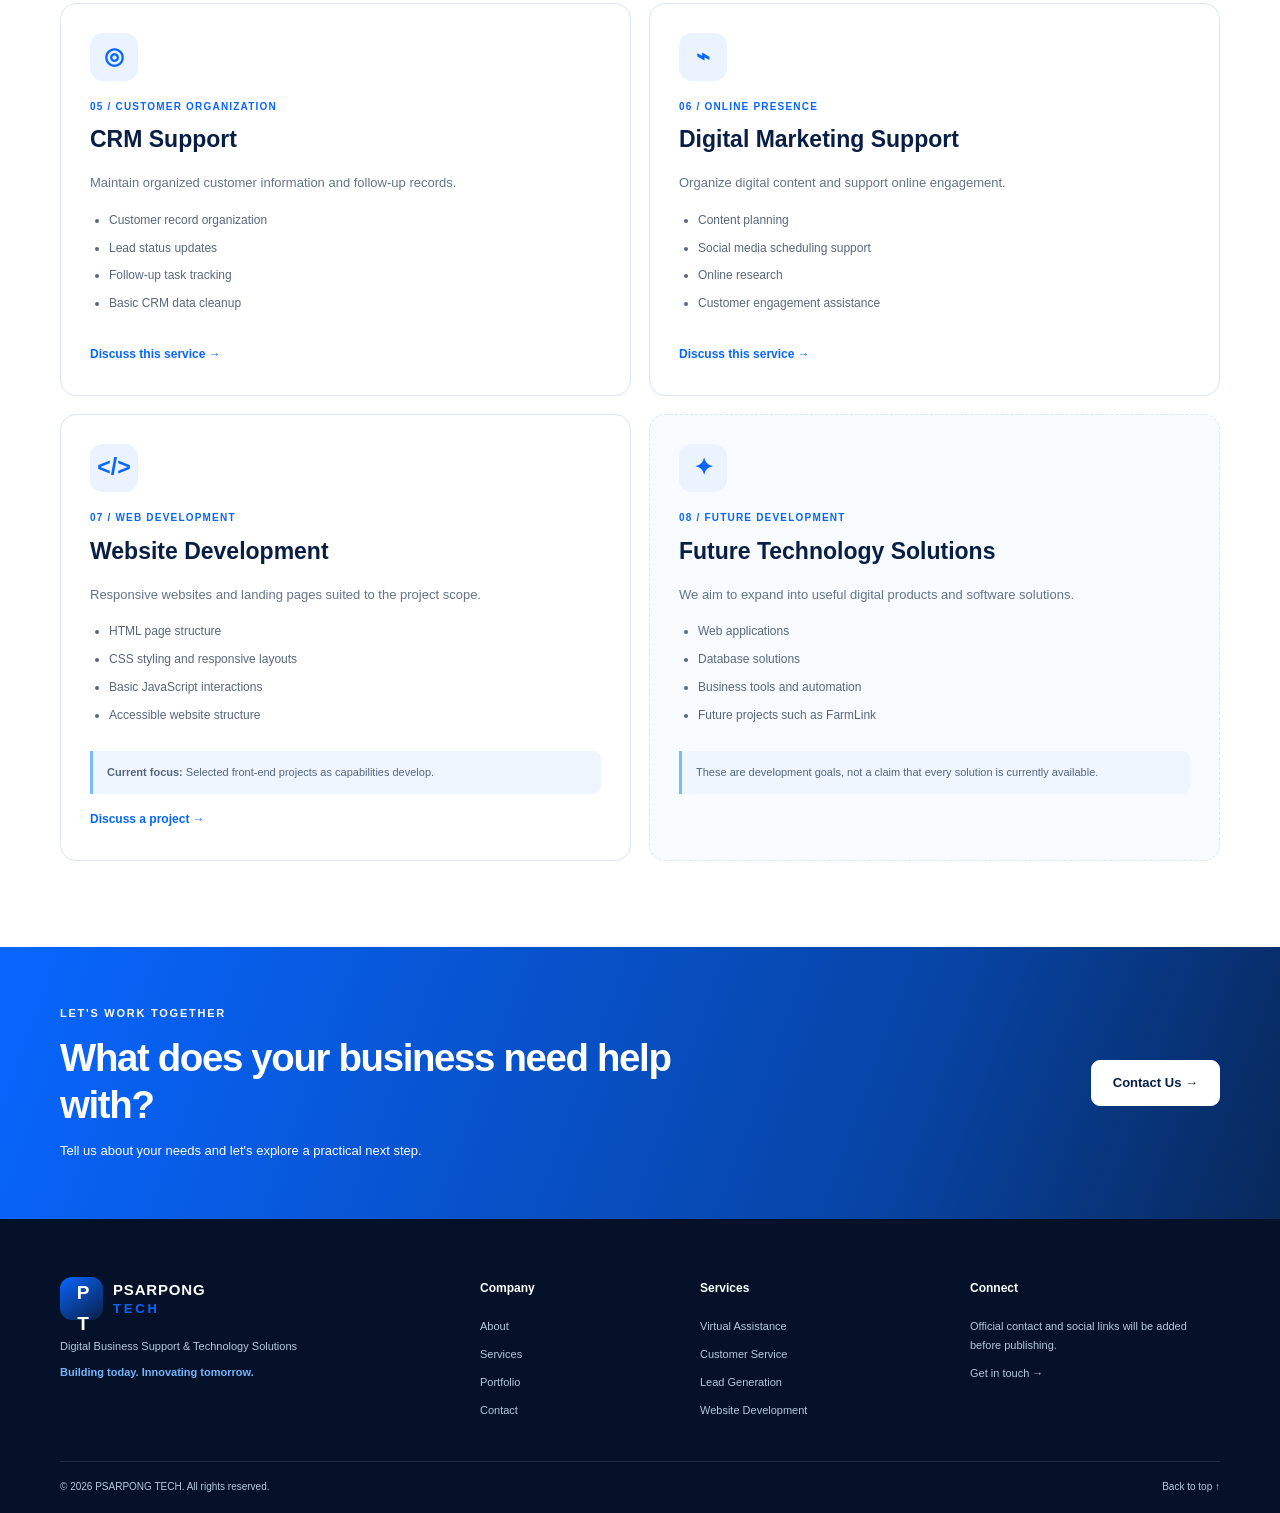
<file: services.html>
<!DOCTYPE html>
<html lang="en">
<head>
  <meta charset="UTF-8">
  <meta name="viewport" content="width=device-width, initial-scale=1.0">
  <meta name="description" content="Explore digital business support and technology services from PSARPONG TECH.">
  <title>Services | PSARPONG TECH</title>
  <link rel="stylesheet" href="styles/style.css">
  <script src="scripts/main.js" defer></script>
</head>
<body>
  <a class="skip-link" href="#main">Skip to main content</a>

  <header class="site-header">
    <div class="container header-inner">
      <a class="brand" href="index.html" aria-label="PSARPONG TECH home">
        <span class="brand-mark">P<span>T</span></span>
        <span class="brand-name">PSARPONG <strong>TECH</strong></span>
      </a>

      <button class="menu-toggle" aria-expanded="false"
        aria-controls="primary-nav" type="button">
        <span class="menu-icon" aria-hidden="true">☰</span>
        <span class="sr-only">Toggle navigation menu</span>
      </button>

      <nav class="primary-nav" id="primary-nav" aria-label="Main navigation">
        <a href="index.html">Home</a>
        <a class="active" aria-current="page" href="services.html">Services</a>
        <a href="portfolio.html">Portfolio</a>
        <a href="about.html">About</a>
        <a href="contact.html">Contact</a>
        <a class="button button-small" href="contact.html#consultation">Let's Talk</a>
      </nav>
    </div>
  </header>

  <main id="main">
    <section class="inner-hero">
      <div class="container inner-hero-content">
        <p class="eyebrow">WHAT WE DO</p>
        <h1>Digital solutions for <span>growing businesses.</span></h1>
        <p>
          Practical digital support to help businesses stay organized,
          serve customers, and strengthen their online presence.
        </p>
        <a class="button" href="contact.html#consultation">Discuss Your Needs →</a>
      </div>
      <div class="inner-hero-decoration" aria-hidden="true">
        <span>PT</span>
      </div>
    </section>

    <section class="section">
      <div class="container">
        <div class="section-heading">
          <p class="eyebrow">OUR SERVICES</p>
          <h2>Support that helps you <span>move forward.</span></h2>
          <p>
            Explore our service areas and contact us to discuss the
            particular support you need.
          </p>
        </div>

        <div class="service-detail-grid">
          <article class="service-detail-card" id="virtual-assistance">
            <span class="detail-icon" aria-hidden="true">▤</span>
            <p class="detail-number">01 / BUSINESS SUPPORT</p>
            <h2>Virtual Assistance</h2>
            <p>Stay organized with practical remote administrative support.</p>
            <ul>
              <li>Data entry and record organization</li>
              <li>Online research</li>
              <li>Document and file organization</li>
              <li>Scheduling and task tracking</li>
              <li>Customer follow-up support</li>
            </ul>
            <a class="text-link" href="contact.html#consultation">Discuss this service →</a>
          </article>

          <article class="service-detail-card" id="customer-support">
            <span class="detail-icon" aria-hidden="true">◉</span>
            <p class="detail-number">02 / CUSTOMER EXPERIENCE</p>
            <h2>Customer Service</h2>
            <p>Help customers receive clear, helpful, and timely communication.</p>
            <ul>
              <li>Customer inquiry handling</li>
              <li>Online communication support</li>
              <li>Organizing customer questions</li>
              <li>Customer follow-up</li>
            </ul>
            <a class="text-link" href="contact.html#consultation">Discuss this service →</a>
          </article>

          <article class="service-detail-card" id="lead-generation">
            <span class="detail-icon" aria-hidden="true">↗</span>
            <p class="detail-number">03 / SALES PIPELINE</p>
            <h2>Lead Generation</h2>
            <p>Research and organize potential customers for your business.</p>
            <ul>
              <li>Prospect research</li>
              <li>Lead list preparation</li>
              <li>Contact data organization</li>
              <li>Follow-up tracking</li>
            </ul>
            <a class="text-link" href="contact.html#consultation">Discuss this service →</a>
          </article>

          <article class="service-detail-card" id="sales-support">
            <span class="detail-icon" aria-hidden="true">⇄</span>
            <p class="detail-number">04 / SALES SUPPORT</p>
            <h2>Sales Support</h2>
            <p>Keep sales activities and prospect follow-ups organized.</p>
            <ul>
              <li>Prospect follow-up organization</li>
              <li>Sales record updates</li>
              <li>Basic pipeline tracking</li>
              <li>Administrative sales support</li>
            </ul>
            <a class="text-link" href="contact.html#consultation">Discuss this service →</a>
          </article>

          <article class="service-detail-card" id="crm-support">
            <span class="detail-icon" aria-hidden="true">◎</span>
            <p class="detail-number">05 / CUSTOMER ORGANIZATION</p>
            <h2>CRM Support</h2>
            <p>Maintain organized customer information and follow-up records.</p>
            <ul>
              <li>Customer record organization</li>
              <li>Lead status updates</li>
              <li>Follow-up task tracking</li>
              <li>Basic CRM data cleanup</li>
            </ul>
            <a class="text-link" href="contact.html#consultation">Discuss this service →</a>
          </article>

          <article class="service-detail-card" id="digital-marketing">
            <span class="detail-icon" aria-hidden="true">⌁</span>
            <p class="detail-number">06 / ONLINE PRESENCE</p>
            <h2>Digital Marketing Support</h2>
            <p>Organize digital content and support online engagement.</p>
            <ul>
              <li>Content planning</li>
              <li>Social media scheduling support</li>
              <li>Online research</li>
              <li>Customer engagement assistance</li>
            </ul>
            <a class="text-link" href="contact.html#consultation">Discuss this service →</a>
          </article>

          <article class="service-detail-card" id="web-development">
            <span class="detail-icon" aria-hidden="true">&lt;/&gt;</span>
            <p class="detail-number">07 / WEB DEVELOPMENT</p>
            <h2>Website Development</h2>
            <p>Responsive websites and landing pages suited to the project scope.</p>
            <ul>
              <li>HTML page structure</li>
              <li>CSS styling and responsive layouts</li>
              <li>Basic JavaScript interactions</li>
              <li>Accessible website structure</li>
            </ul>
            <p class="availability-note">
              <strong>Current focus:</strong> Selected front-end projects
              as capabilities develop.
            </p>
            <a class="text-link" href="contact.html#consultation">Discuss a project →</a>
          </article>

          <article class="service-detail-card future-card">
            <span class="detail-icon" aria-hidden="true">✦</span>
            <p class="detail-number">08 / FUTURE DEVELOPMENT</p>
            <h2>Future Technology Solutions</h2>
            <p>We aim to expand into useful digital products and software solutions.</p>
            <ul>
              <li>Web applications</li>
              <li>Database solutions</li>
              <li>Business tools and automation</li>
              <li>Future projects such as FarmLink</li>
            </ul>
            <p class="availability-note">
              These are development goals, not a claim that every solution
              is currently available.
            </p>
          </article>
        </div>
      </div>
    </section>

    <section class="cta-section">
      <div class="container cta-inner">
        <div>
          <p class="eyebrow">LET'S WORK TOGETHER</p>
          <h2>What does your business need help with?</h2>
          <p>Tell us about your needs and let's explore a practical next step.</p>
        </div>
        <a class="button button-white" href="contact.html#consultation">Contact Us →</a>
      </div>
    </section>
  </main>

  <footer class="site-footer">
    <div class="container footer-main">
      <div class="footer-brand">
        <a class="brand brand-footer" href="index.html">
          <span class="brand-mark">P<span>T</span></span>
          <span class="brand-name">PSARPONG <strong>TECH</strong></span>
        </a>
        <p>Digital Business Support &amp; Technology Solutions</p>
        <p class="footer-tagline">Building today. Innovating tomorrow.</p>
      </div>

      <div class="footer-column">
        <h2>Company</h2>
        <a href="about.html">About</a>
        <a href="services.html">Services</a>
        <a href="portfolio.html">Portfolio</a>
        <a href="contact.html">Contact</a>
      </div>

      <div class="footer-column">
        <h2>Services</h2>
        <a href="#virtual-assistance">Virtual Assistance</a>
        <a href="#customer-support">Customer Service</a>
        <a href="#lead-generation">Lead Generation</a>
        <a href="#web-development">Website Development</a>
      </div>

      <div class="footer-column">
        <h2>Connect</h2>
        <p class="footer-note">Official contact and social links will be added before publishing.</p>
        <a href="contact.html">Get in touch →</a>
      </div>
    </div>

    <div class="container footer-bottom">
      <p>© <span id="current-year">2026</span> PSARPONG TECH. All rights reserved.</p>
      <a href="#main">Back to top ↑</a>
    </div>
  </footer>
</body>
</html>
</file>
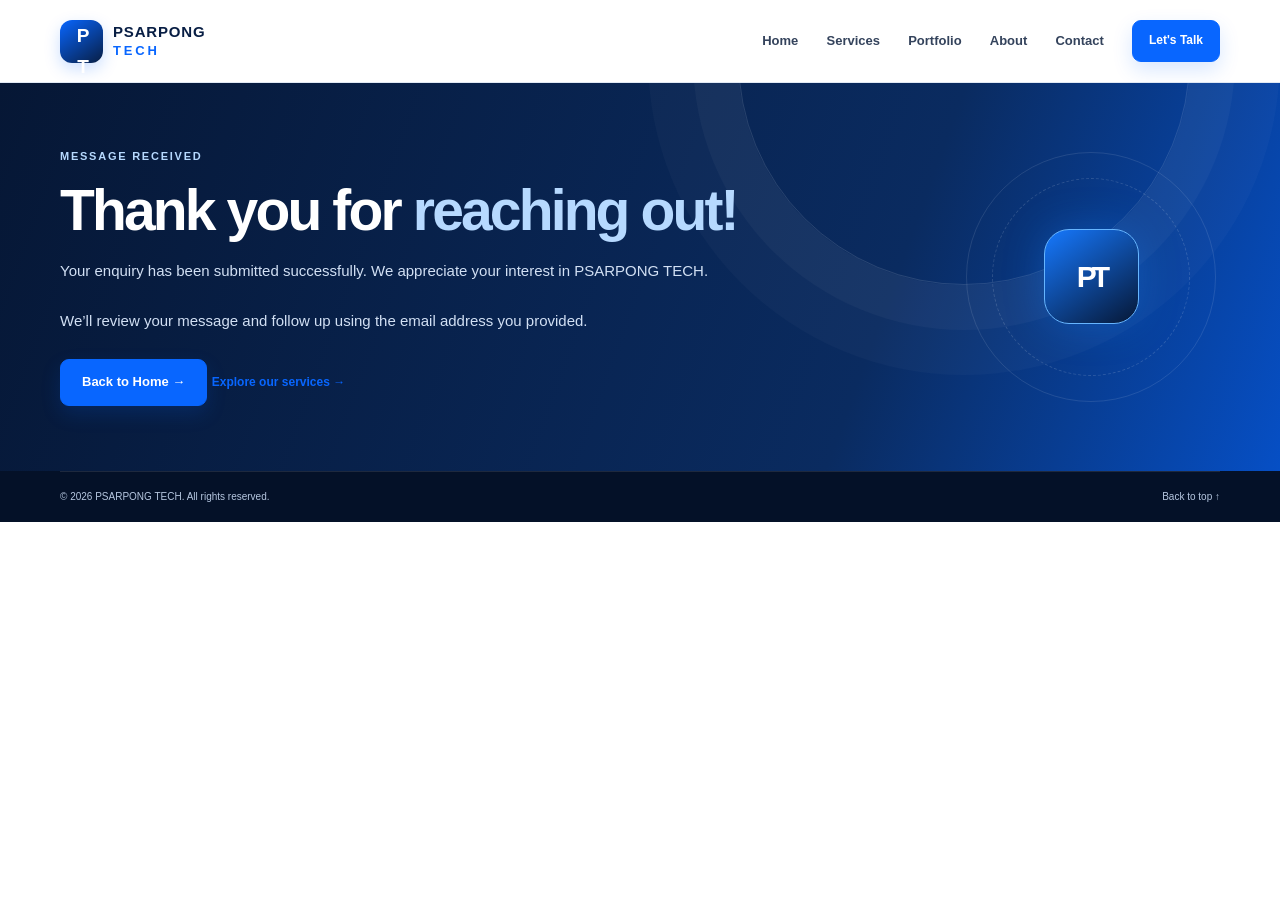
<file: thank-you.html>
<!DOCTYPE html>
<html lang="en">
<head>
  <meta charset="UTF-8">
  <meta name="viewport" content="width=device-width, initial-scale=1.0">
  <meta name="description" content="Thank you for contacting PSARPONG TECH. Your enquiry has been submitted.">
  <meta name="robots" content="noindex, follow">
  <title>Thank You | PSARPONG TECH</title>
  <link rel="stylesheet" href="styles/style.css">
  <script src="scripts/main.js" defer></script>
</head>
<body>
  <a class="skip-link" href="#main">Skip to main content</a>

  <header class="site-header">
    <div class="container header-inner">
      <a class="brand" href="index.html" aria-label="PSARPONG TECH home">
        <span class="brand-mark">P<span>T</span></span>
        <span class="brand-name">PSARPONG <strong>TECH</strong></span>
      </a>

      <button class="menu-toggle" aria-expanded="false"
        aria-controls="primary-nav" type="button">
        <span class="menu-icon" aria-hidden="true">☰</span>
        <span class="sr-only">Toggle navigation menu</span>
      </button>

      <nav class="primary-nav" id="primary-nav" aria-label="Main navigation">
        <a href="index.html">Home</a>
        <a href="services.html">Services</a>
        <a href="portfolio.html">Portfolio</a>
        <a href="about.html">About</a>
        <a href="contact.html">Contact</a>
        <a class="button button-small" href="contact.html#consultation">Let's Talk</a>
      </nav>
    </div>
  </header>

  <main id="main">
    <section class="inner-hero">
      <div class="container inner-hero-content">
        <p class="eyebrow">MESSAGE RECEIVED</p>
        <h1>Thank you for <span>reaching out!</span></h1>
        <p>
          Your enquiry has been submitted successfully.
          We appreciate your interest in PSARPONG TECH.
        </p>
        <p>
          We’ll review your message and follow up using the
          email address you provided.
        </p>
        <a class="button" href="index.html">Back to Home →</a>
        <a class="text-link" href="services.html">Explore our services →</a>
      </div>
      <div class="inner-hero-decoration" aria-hidden="true">
        <span>PT</span>
      </div>
    </section>
  </main>

  <footer class="site-footer">
    <div class="container footer-bottom">
      <p>© <span id="current-year">2026</span> PSARPONG TECH. All rights reserved.</p>
      <a href="#main">Back to top ↑</a>
    </div>
  </footer>
</body>
</html>
</file>
<file: styles/style.css>
/* Psarpong Tech — Version 1 homepage
   Brand: deep navy, electric blue, white, and charcoal. */
:root {
  --navy: #081e44;
  --navy-deep: #05142f;
  --blue: #0866ff;
  --blue-bright: #1688ff;
  --light-blue: #eaf3ff;
  --white: #ffffff;
  --off-white: #f6f8fc;
  --charcoal: #1f2937;
  --muted: #64748b;
  --border: #dce5f2;
  --shadow: 0 18px 50px rgba(8, 30, 68, .11);
  --radius: 18px;
}

* { 
  box-sizing: border-box; 
}

html { 
  scroll-behavior: smooth; 
  scroll-padding-top: 90px; 
}

body { margin: 0; 
  color: var(--charcoal); 
  background: var(--white); 
  font-family: Arial, Helvetica, sans-serif; 
  line-height: 1.65; 
}

a { 
  color: inherit; 
  text-decoration: none; 
}

button, a { 
  -webkit-tap-highlight-color: transparent; 
}

a:focus-visible, 
button:focus-visible { 
  outline: 3px solid #ffbf47; 
  outline-offset: 4px; 
}

img { 
  max-width: 100%; 
  display: block; 
}

.container { 
  width: min(1160px, calc(100% - 40px)); 
  margin-inline: auto; 
}

.skip-link { 
  position: absolute; 
  z-index: 1000; 
  left: 16px; 
  top: -60px; 
  padding: 12px 16px; 
  background: white; 
  color: var(--navy); 
  border-radius: 8px; 
}

.skip-link:focus { 
  top: 12px; 
}

.sr-only { 
  position: absolute; 
  width: 1px; 
  height: 1px; 
  padding: 0; 
  margin: -1px; 
  overflow: hidden; 
  clip: rect(0,0,0,0); 
  white-space: nowrap; 
  border: 0; }

.site-header { 
  position: sticky; 
  z-index: 100; 
  top: 0; 
  background: rgba(255,255,255,.96); 
  backdrop-filter: blur(16px); 
  border-bottom: 1px solid rgba(220,229,242,.85); 
}

.header-inner { 
  min-height: 82px; 
  display: flex; 
  align-items: center; 
  justify-content: space-between; 
  gap: 28px; 
}

.brand {
   display: inline-flex; 
   align-items: center; 
   gap: 10px; 
   flex-shrink: 0; 
  }

.brand-mark { 
  display: grid; 
  place-items: center; 
  width: 43px; 
  height: 43px; 
  border-radius: 12px; 
  background: linear-gradient(145deg, var(--blue), var(--navy)); 
  color: white; 
  font-weight: 900; 
  font-size: 19px; 
  letter-spacing: -3px; 
  box-shadow: 0 6px 16px #0866ff35; 
}

.brand-mark span { 
  color: #ffffff; 
}

.brand-name { 
  display: flex; 
  flex-direction: column; 
  color: var(--navy); 
  font-size: 15px; 
  font-weight: 900; 
  line-height: 1.05; 
  letter-spacing: .055em; 
}

.brand-name strong { 
  color: var(--blue); 
  font-size: 13px; 
  letter-spacing: .22em; 
  margin-top: 4px; 
}

.primary-nav { 
  display: flex; 
  align-items: center; 
  gap: clamp(15px, 2.2vw, 30px); 
}

.primary-nav > a:not(.button) { 
  color: #34435c; 
  font-size: 13px; 
  font-weight: 700; 
  transition: color .2s; 
}

.primary-nav > a:not(.button):hover, 
.primary-nav > a.active { 
  color: var(--blue); 
}

.primary-nav > a.active { 
  position: relative; 
}

.primary-nav > a.active::after { 
  content: ""; 
  position: absolute; 
  bottom: -10px; 
  left: 0; 
  right: 0; 
  height: 2px; 
  background: var(--blue); 
}

.menu-toggle { 
  display: none; 
  border: 1px solid var(--border); 
  background: white; 
  border-radius: 10px; 
  color: var(--navy); 
  width: 44px; 
  height: 44px; 
  font-size: 23px; 
  cursor: pointer; 
}

.button { 
  display: inline-flex; 
  align-items: center; 
  justify-content: center; 
  gap: 12px; 
  padding: 14px 21px; 
  border: 1px solid var(--blue); 
  border-radius: 9px; 
  background: var(--blue); 
  color: white; 
  font-weight: 800; 
  font-size: 13px; 
  line-height: 1.3; 
  box-shadow: 0 8px 20px #0866ff28; 
  transition: transform .2s, background .2s, box-shadow .2s; 
}

.button:hover { 
  transform: translateY(-2px); 
  background: #0055e5; 
  box-shadow: 0 12px 25px #0866ff35; 
}

.button-small { 
  padding: 12px 16px; 
  font-size: 12px; 
  white-space: nowrap; 
}

.button-outline { 
  background: transparent; 
  color: var(--navy); 
  border-color: #b9c8df; 
  box-shadow: none; 
}

.button-outline:hover { 
  background: var(--light-blue); 
  border-color: var(--blue); 
  color: var(--navy); 
}

.hero { 
  position: relative; 
  overflow: hidden; 
  background: radial-gradient
    (ellipse at 90% 5%, #e2efff 0, transparent 33%), 
    linear-gradient(120deg, #f7faff 0%, 
    #fff 57%, #f1f6ff 100%); 
  padding: 76px 0 78px; 
}

.hero::before { 
  content: ""; 
  position: absolute; 
  width: 480px; 
  height: 480px; 
  border: 1px solid #d9e8ff; 
  border-radius: 50%; 
  right: -190px; 
  top: -230px; 
  box-shadow: 0 0 0 35px #eaf3ff70, 
    0 0 0 75px #eaf3ff45; 
  }

.hero-grid { 
  position: relative; 
  z-index: 1; 
  display: grid; 
  grid-template-columns: 1.05fr .95fr; 
  gap: 52px; 
  align-items: center; 
}

.eyebrow { 
  margin: 0 0 14px; 
  color: var(--blue); 
  font-size: 11px; 
  line-height: 1.5; 
  font-weight: 900; 
  letter-spacing: .16em; 
}

.eyebrow-line { 
  display: inline-block; 
  vertical-align: middle; 
  width: 25px; 
  height: 2px; 
  margin-right: 7px; 
  background: var(--blue); 
}

.hero h1 { 
  max-width: 620px; 
  margin: 0; 
  color: var(--navy); 
  font-size: clamp(39px, 4.5vw, 62px); 
  line-height: 1.08; 
  letter-spacing: -.055em; 
}

.hero h1 span, 
.section-heading h2 span, 
.why-copy h2 span, 
.project-copy h2 span,
.about-intro-grid h2 span,
.contact-copy h2 span {
  color: #0755d4;
}

.hero-intro { 
  max-width: 545px; 
  margin: 23px 0 26px; 
  color: #52617a; 
  font-size: 16px; 
  line-height: 1.8; 
}

.hero-actions { 
  display: flex; 
  flex-wrap: wrap; 
  gap: 12px; 
}

.hero-note { 
  display: flex; 
  align-items: center; 
  gap: 9px; 
  margin-top: 27px; 
  color: #52617a; 
  font-size: 12px; 
  font-weight: 700; 
}

.note-dot, 
.panel-status span { 
  width: 7px; 
  height: 7px; 
  border-radius: 50%; 
  background: #22c55e; 
  box-shadow: 0 0 0 4px #22c55e1e; 
}

.hero-visual { 
  position: relative; 
  min-height: 390px; 
  display: grid; 
  place-items: center; 
}

.visual-orbit { 
  position: absolute; 
  border: 1px solid #c8dcff; 
  border-radius: 50%; 
}

.orbit-one { 
  width: 380px; 
  height: 380px; 
}

.orbit-two { 
  width: 310px; 
  height: 310px; 
  border-style: dashed; 
}

.visual-glow { 
  position: absolute; 
  z-index: 0; 
  width: 230px; 
  height: 230px; 
  border-radius: 50%; 
  background: #8dbdff; 
  filter: blur(70px); 
  opacity: .35; 
}

.visual-panel { 
  position: relative; 
  z-index: 2; 
  width: min(100%, 410px); 
  min-height: 290px; 
  padding: 21px; 
  overflow: hidden; 
  color: white; 
  border: 1px solid #254e8e; 
  border-radius: 20px; 
  background: linear-gradient(140deg, #102f65, #061735 72%); 
  box-shadow: 0 28px 55px #081e4435; 
  transform: rotate(-2deg); 
}

.visual-panel::after { 
  content: ""; 
  position: absolute; 
  width: 250px; 
  height: 250px; 
  border-radius: 50%; 
  right: -100px; 
  top: -130px; 
  background: linear-gradient(140deg, #0866ff, #21a0ff); 
  opacity: .7; 
}

.panel-top, 
.panel-brand, 
.panel-status { 
  display: flex; 
  align-items: center; 
}

.panel-top { 
  position: relative; 
  z-index: 1; 
  justify-content: space-between; 
  gap: 12px; 
  padding-bottom: 17px; 
  border-bottom: 1px solid #ffffff20; 
}

.panel-brand { 
  gap: 7px; 
  font-size: 9px; 
  font-weight: 900; 
  letter-spacing: .06em; 
}

.mini-mark { 
  display: grid; 
  place-items: center; 
  width: 24px; 
  height: 24px; 
  border: 1px solid #5fa6ff; 
  border-radius: 7px; 
  color: #86c0ff; 
  font-size: 10px; 
}

.panel-status { 
  gap: 7px; 
  color: #c9d9f4; 
  font-size: 8px; 
  letter-spacing: .1em; 
}

.panel-content { 
  position: relative; 
  z-index: 1; 
  padding-top: 21px; 
}

.panel-kicker { 
  color: #77baff; 
  font-size: 9px; 
  letter-spacing: .17em; 
  font-weight: 900; 
}

.panel-content h2 { 
  max-width: 300px; 
  margin: 9px 0 20px; 
  font-size: 23px; 
  line-height: 1.22; 
  letter-spacing: -.035em; 
}

.growth-chart { 
  height: 83px; 
  display: flex; 
  align-items: end; 
  gap: 10px; 
  padding: 10px 13px 0; 
  border-bottom: 1px solid #ffffff30; 
  background: repeating-linear-gradient(
    to bottom, transparent 0 19px, #ffffff12 20px 21px); 
  }

.growth-chart span { 
  flex: 1; 
  border-radius: 4px 4px 0 0; 
  background: linear-gradient(
    to top, #0870ff, #63c4ff); 
    box-shadow: 0 0 14px #1688ff30; 
  }

.panel-bottom { 
  display: flex; 
  justify-content: space-between; 
  padding: 10px 3px 0; 
  color: #c5d8f4; 
  font-size: 9px; 
}

.floating-card { 
  position: absolute; 
  z-index: 3; 
  display: flex; 
  align-items: center; 
  gap: 10px; 
  padding: 12px 15px; 
  border: 1px solid #e1e9f5; 
  border-radius: 12px; 
  background: white; 
  box-shadow: var(--shadow); 
}

.floating-card-top { 
  top: 42px; 
  right: -5px; 
}

.floating-card-bottom { 
  bottom: 33px; 
  left: -12px; 
}

.float-icon { 
  display: grid; 
  place-items: center; 
  width: 35px; 
  height: 35px; 
  border-radius: 10px; 
  background: var(--light-blue); 
  color: var(--blue); 
  font-size: 20px; 
  font-weight: 800; 
}

.floating-card strong, 
.floating-card small { 
  display: block; 
}

.floating-card strong { 
  color: var(--navy); 
  font-size: 10px; 
}

.floating-card small { 
  margin-top: 2px; 
  color: var(--muted); 
  font-size: 9px; 
}

.trust-strip { 
  border-top: 1px solid #e9eef7; 
  border-bottom: 1px solid #e9eef7; 
  background: white; 
}

.trust-inner { 
  display: flex; 
  align-items: center; 
  justify-content: center; 
  flex-wrap: wrap; 
  gap: 22px; 
  min-height: 68px; 
  color: #53627b; 
  font-size: 11px; 
  font-weight: 800; 
  letter-spacing: .025em; 
}

.trust-inner i { 
  width: 5px; 
  height: 5px; 
  border-radius: 50%; 
  background: var(--blue); 
}

.section { 
  padding: 86px 0; 
}

.section-heading { 
  max-width: 710px; 
  margin-bottom: 39px; 
}

.section-heading.centered { 
  text-align: center; 
  margin-inline: auto; 
}

.section-heading h2, 
.why-copy h2, 
.project-copy h2 { 
  margin: 0; 
  color: var(--navy); 
  font-size: clamp(30px, 3.2vw, 43px); 
  line-height: 1.18; 
  letter-spacing: -.04em; 
}

.section-heading > p:last-child,
.feature-card p,
.why-copy > p:not(.eyebrow),
.why-list p,
.journey p,
.project-copy > p:not(.eyebrow),
.portfolio-card-copy > p,
.about-intro-grid > div:last-child p,
.mission-card > p:last-child,
.approach-grid p,
.contact-copy > p:not(.eyebrow),
.contact-info-card p,
.contact-callout p,
.form-heading > p:last-child,
.booking-note p:last-child {
  color: #59677d;
}

.section-heading > p:last-child { 
  margin: 17px auto 0; 
  max-width: 660px; 
  font-size: 14px; 
}

.feature-grid { 
  display: grid; 
  grid-template-columns: repeat(4, 1fr); 
  gap: 17px; 
}

.feature-card { 
  padding: 25px 21px 22px; 
  border: 1px solid var(--border); 
  border-radius: 14px; 
  background: white; 
  transition: transform .2s, 
  box-shadow .2s, 
  border-color .2s; 
}

.feature-card:hover { 
  transform: translateY(-5px); 
  border-color: #b8d4ff; 
  box-shadow: var(--shadow); 
}

.feature-icon { 
  display: grid; 
  place-items: center; 
  width: 47px; 
  height: 47px; 
  border-radius: 13px; 
  background: var(--light-blue); 
  color: var(--blue); 
  font-size: 24px; 
  font-weight: 800; 
}

.feature-card h3 { 
  margin: 19px 0 8px; 
  color: var(--navy); 
  font-size: 16px; 
  line-height: 1.35; 
}

.feature-card p { 
  min-height: 70px; 
  margin: 0 0 18px; 
  color: var(--muted); 
  font-size: 12px; 
  line-height: 1.7; 
}

.text-link { 
  display: inline-flex; 
  align-items: center; 
  gap: 8px; 
  color: var(--blue); 
  font-size: 12px; 
  font-weight: 900; 
}

.text-link:hover { 
  gap: 12px; 
}

.services-preview { 
  color: white; 
  background: var(--navy-deep); 
  background-image: radial-gradient(
    ellipse at 95% 0%, #0c3980 0, 
    transparent 35%); 
  }

.section-heading-row { 
  display: flex; 
  align-items: end; 
  justify-content: space-between; 
  gap: 24px; 
  max-width: none; 
}

.services-preview .section-heading h2 { 
  color: white; 
}

.services-preview .section-heading h2 span { 
  color: #65b4ff; 
}

.light-link { 
  color: #83c2ff; 
  margin-bottom: 7px; 
}

.services-grid { 
  display: grid; 
  grid-template-columns: repeat(4, 1fr); 
  gap: 14px; 
}

.service-tile { 
  position: relative; 
  min-height: 208px; 
  padding: 22px 20px; 
  border: 1px solid #244579; 
  border-radius: 13px; 
  background: #0a2148b8; 
  transition: border-color .2s, transform .2s; 
}

.service-tile:hover { 
  transform: translateY(-4px); 
  border-color: #1781ff; 
}

.tile-number { 
  position: absolute; 
  top: 18px; 
  right: 18px; 
  color: #b6d9ff; 
  font-size: 10px; 
  font-weight: 800; 
}

.tile-icon { 
  display: grid; 
  place-items: center; 
  width: 41px; 
  height: 41px; 
  border-radius: 11px; 
  background: #0e3b7a; 
  color: #6dbaff; 
  font-size: 21px; 
  font-weight: 800; 
}

.service-tile h3 { 
  margin: 18px 0 8px; 
  color: white; 
  font-size: 14px; 
}

.service-tile p { 
  margin: 0; 
  color: #b9cbe5; 
  font-size: 11px; 
  line-height: 1.7; 
}

.service-tile-highlight { 
  background: linear-gradient(
    145deg, #0d3470, #081b3b); 
    border-color: #1c64b9; 
  }

.why-section { 
  background: var(--off-white); 
}

.why-grid { 
  display: grid; 
  grid-template-columns: .85fr 1.15fr; 
  gap: 90px; 
  align-items: center; 
}

.why-copy > p:not(.eyebrow) { 
  max-width: 390px; 
  margin: 20px 0 26px; 
  color: var(--muted); 
  font-size: 14px; 
}

.why-list article { 
  display: flex; 
  gap: 22px; 
  padding: 19px 0; 
  border-bottom: 1px solid #dfe7f2; 
}

.why-list article:first-child { 
  padding-top: 0; 
}

.why-list article:last-child { 
  border-bottom: 0; 
  padding-bottom: 0; 
}

.why-index { 
  color: #b6d9ff; 
  font-size: 13px; 
  font-weight: 900; 
}

.why-list h3 { 
  margin: 0 0 5px; 
  color: var(--navy); 
  font-size: 15px; 
}

.why-list p { 
  margin: 0; 
  color: var(--muted); 
  font-size: 12px; 
}

.vision-section { 
  background: white; 
}

.journey { 
  display: grid; 
  grid-template-columns: 1fr auto 1fr auto 1fr; 
  align-items: center; 
  gap: 20px; 
  max-width: 920px; 
  margin: 0 auto; 
}

.journey article { 
  position: relative; 
  padding: 28px 25px; 
  border: 1px solid var(--border); 
  border-radius: 15px; 
  text-align: center; 
  background: white; 
}

.journey-number { 
  position: absolute; 
  top: 13px; 
  right: 15px; 
  color: #64748b; 
  font-size: 11px; 
  font-weight: 900; 
}

.journey-icon { 
  display: grid; 
  place-items: center; 
  width: 53px; 
  height: 53px; 
  margin: 0 auto 16px; 
  border-radius: 15px; 
  background: var(--light-blue); 
  color: var(--blue); 
  font-size: 25px; 
  font-weight: 900; 
}

.journey h3 { 
  margin: 0 0 8px; 
  color: var(--navy); 
  font-size: 17px; 
}

.journey p { 
  margin: 0; 
  color: var(--muted); 
  font-size: 12px; 
}

.journey-arrow { 
  color: #0866ff; 
  font-size: 23px; 
}

.project-section { 
  padding-top: 15px; 
}

.project-card { 
  display: grid; 
  grid-template-columns: 1fr .9fr; 
  gap: 35px; 
  align-items: center; 
  padding: 45px; 
  border: 1px solid #dce8f9; 
  border-radius: 22px; 
  background: linear-gradient(
    120deg, #f4f8ff, #fff); 
    overflow: hidden; 
}

.project-copy h2 { 
  font-size: clamp(
    32px, 3.4vw, 44px); 
}

.project-copy > p:not(.eyebrow) { 
  color: var(--muted); 
  font-size: 14px; 
}

.project-tags { 
  display: flex; 
  flex-wrap: wrap; 
  gap: 8px; 
  margin: 19px 0 24px; 
}

.project-tags span { 
  padding: 6px 10px; 
  border-radius: 100px; 
  background: #e3efff; 
  color: #24558e; 
  font-size: 10px; 
  font-weight: 800; 
}

.project-visual { 
  position: relative; 
  min-height: 290px; 
  overflow: hidden; 
  border-radius: 16px; 
  background: linear-gradient(
    150deg, #0b2e61, #06152e); 
}

.farm-sun { 
  position: absolute; 
  width: 95px; 
  height: 95px; 
  top: 32px; 
  right: 37px; 
  border-radius: 50%; 
  background: linear-gradient(
    145deg, #6ebcff, #1471ff
    ); 
  opacity: .8; 
}

.farm-field { 
  position: absolute; 
  bottom: -80px; 
  width: 140%; 
  height: 180px; 
  left: -20%; 
  border-radius: 50% 50% 0 0; 
  transform: rotate(-10deg); 
}

.field-one { 
  background: #0b4b8a; 
  bottom: -65px; 
}

.field-two { 
  background: #0870b7; 
  bottom: -103px; 
  left: -30%; 
  transform: rotate(8deg); 
}

.field-three { 
  background: #0a956f; 
  bottom: -140px; 
  transform: rotate(-2deg); 
}

.farm-connect { 
  position: absolute; 
  z-index: 2; 
  width: 125px; 
  height: 1px; 
  background: #a4d7ff; 
  transform-origin: left; 
}

.connect-one { 
  top: 110px; 
  left: 70px; 
  transform: rotate(20deg); 
}

.connect-two { 
  top: 137px; 
  left: 160px; 
  transform: rotate(-29deg); 
}

.farm-node { 
  position: absolute; 
  z-index: 3; 
  display: grid; 
  place-items: center; 
  width: 42px; 
  height: 42px; 
  border: 1px solid #9dd8ff; 
  border-radius: 13px; 
  background: #0d3f77; 
  color: white; 
  font-weight: 900; 
  box-shadow: 0 5px 20px #0003; 
}

.node-one { 
  top: 82px; 
  left: 52px; 
}

.node-two { 
  top: 125px; 
  left: 153px; }

.node-three { 
  top: 78px; 
  left: 260px; 
}

.farm-caption { 
  position: absolute; 
  z-index: 4; 
  bottom: 22px; 
  left: 23px; 
  color: #d9eeff; 
  font-size: 9px; 
  font-weight: 900; 
  letter-spacing: .15em; 
}

.cta-section { 
  padding: 58px 0; 
  color: white; 
  background: linear-gradient(
    110deg, #0866ff, #0744a5 70%, #08285a
    ); 
}

.cta-inner { 
  display: flex; 
  align-items: center; 
  justify-content: space-between; 
  gap: 35px; 
}

.cta-inner .eyebrow { 
  color: #ffffff; 
}

.cta-inner h2 { 
  max-width: 660px; 
  margin: 0; 
  font-size: clamp(27px, 3vw, 39px); 
  line-height: 1.2; 
  letter-spacing: -.035em; 
}

.cta-inner p:not(.eyebrow) { 
  max-width: 640px; 
  margin: 12px 0 0; 
  color: #ffffff; 
  font-size: 13px; 
}

.button-white { 
  flex-shrink: 0; 
  background: white; 
  color: var(--navy); 
  border-color: white; 
  box-shadow: none; 
}

.button-white:hover { 
  background: #eaf3ff; 
  color: var(--navy); 
}

.site-footer { 
  color: #c5d4eb; 
  background: #041128; 
}

.footer-main { 
  display: grid; 
  grid-template-columns: 1.5fr .7fr .9fr 1fr; 
  gap: 45px; 
  padding-top: 58px; 
  padding-bottom: 42px; 
}

.brand-footer .brand-mark { 
  box-shadow: none; 
}

.brand-footer .brand-name { 
  color: white; 
}

.footer-brand > p { 
  margin: 17px 0 0;  
  font-size: 11px; 
}

.footer-brand .footer-tagline { 
  margin-top: 8px; 
  color: #73b6ff; 
  font-weight: 700; 
}

.footer-column { 
  display: flex; 
  flex-direction: column; 
  align-items: flex-start; 
  gap: 10px; 
}

.footer-column h2 { 
  margin: 2px 0 8px; 
  color: white; 
  font-size: 12px; 
}

.footer-column a { 
  font-size: 11px; 
  transition: color .2s; 
}

.footer-column a:hover { 
  color: #75baff; 
}

.footer-note { 
  margin: 0; 
  font-size: 11px; 
  line-height: 1.7; 
}

.footer-brand > p,
.footer-column a,
.footer-note {
  color: #b6c7e0;
}

.footer-bottom { 
  display: flex; 
  justify-content: space-between; 
  gap: 20px; 
  background-color: #041128;
  color: #b6c7e0;
  padding-top: 17px; 
  padding-bottom: 17px; 
  border-top: 1px solid #ffffff1a; 
}

.footer-bottom p, 
.footer-bottom a { 
  margin: 0; 
  color: #b6c7e0; 
  font-size: 10px; 
}

.footer-bottom a:hover { 
  color: white; 
}



/* =========================================
   INNER PAGE HERO
========================================= */

.inner-hero {
  position: relative;
  display: flex;
  align-items: center;
  min-height: 330px;
  overflow: hidden;
  color: #fff;
  background: linear-gradient(110deg, #061735, #0a2b60 68%, #064fc5);
}

.inner-hero::before {
  position: absolute;
  top: -250px;
  right: 7%;
  width: 450px;
  height: 450px;
  border: 1px solid #ffffff20;
  border-radius: 50%;
  box-shadow: 0 0 0 45px #ffffff08, 0 0 0 90px #ffffff06;
  content: "";
}

.inner-hero-content {
  position: relative;
  z-index: 2;
  padding-block: 65px;
}

.inner-hero h1 {
  max-width: 750px;
  margin: 0;
  font-size: clamp(38px, 5vw, 57px);
  line-height: 1.1;
  letter-spacing: -0.05em;
}

.inner-hero .eyebrow,
.inner-hero h1 span {
  color: #b6d9ff;
}

.inner-hero-content > p:not(.eyebrow) {
  max-width: 650px;
  margin: 18px 0 25px;
  color: #d2e0f4;
  font-size: 15px;
}

.inner-hero-decoration {
  position: absolute;
  top: 50%;
  right: max(5%, calc((100% - 1160px) / 2));
  display: grid;
  width: 250px;
  height: 250px;
  place-items: center;
  border: 1px solid #ffffff1b;
  border-radius: 50%;
  transform: translateY(-50%);
}

.inner-hero-decoration::before {
  position: absolute;
  inset: 25px;
  border: 1px dashed #ffffff25;
  border-radius: 50%;
  content: "";
}

.inner-hero-decoration span {
  display: grid;
  width: 95px;
  height: 95px;
  place-items: center;
  border: 1px solid #66b5ff;
  border-radius: 25px;
  background: linear-gradient(145deg, #1679ff, #061735);
  color: white;
  font-size: 30px;
  font-weight: 900;
  letter-spacing: -5px;
  box-shadow: 0 0 40px #1688ff4a;
}

/* =========================================
   SERVICES
========================================= */

.service-detail-grid {
  display: grid;
  grid-template-columns: repeat(2, minmax(0, 1fr));
  gap: 18px;
}

.service-detail-card {
  padding: 29px;
  border: 1px solid var(--border);
  border-radius: 16px;
  background: #fff;
  scroll-margin-top: 100px;
}

.detail-icon {
  display: grid;
  width: 48px;
  height: 48px;
  place-items: center;
  border-radius: 13px;
  background: var(--light-blue);
  color: var(--blue);
  font-size: 23px;
  font-weight: 900;
}

.detail-number {
  margin: 18px 0 6px;
  color: var(--blue);
  font-size: 10px;
  font-weight: 900;
  letter-spacing: 0.12em;
}

.service-detail-card h2 {
  margin: 0 0 9px;
  color: var(--navy);
  font-size: 23px;
}

.service-detail-card > p:not(.detail-number) {
  color: var(--muted);
  font-size: 13px;
}

.service-detail-card ul {
  padding-left: 19px;
  margin: 0 0 22px;
  color: #59677d;
  font-size: 12px;
}

.service-detail-card li {
  padding: 4px 0;
}

.availability-note,
.portfolio-note,
.founder-note {
  padding: 12px 14px;
  border-left: 3px solid #7bbaff;
  border-radius: 0 8px 8px 0;
  background: #f0f6ff;
  color: #526580 !important;
  font-size: 11px !important;
}

.future-card {
  border-style: dashed;
  background: #f8fbff;
}

/* =========================================
   PORTFOLIO
========================================= */

.portfolio-grid {
  display: grid;
  grid-template-columns: repeat(2, minmax(0, 1fr));
  gap: 22px;
  align-items: stretch;
}

.portfolio-card {
  overflow: hidden;
  border: 1px solid var(--border);
  border-radius: 17px;
  background: white;
  box-shadow: 0 9px 28px #081e4408;
}

.portfolio-featured {
  display: grid;
  grid-column: 1 / -1;
  grid-template-columns: 0.9fr 1.1fr;
}

.portfolio-art {
  position: relative;
  display: flex;
  min-height: 240px;
  flex-direction: column;
  align-items: center;
  justify-content: center;
  overflow: hidden;
  color: white;
  background: linear-gradient(145deg, #0b2d61, #06142d);
}

.portfolio-art::before {
  position: absolute;
  width: 260px;
  height: 260px;
  border: 1px solid #ffffff1a;
  border-radius: 50%;
  box-shadow: 0 0 0 30px #ffffff07, 0 0 0 60px #ffffff05;
  content: "";
}

.art-label {
  position: absolute;
  z-index: 1;
  top: 19px;
  left: 20px;
  color: #9ed3ff;
  font-size: 9px;
  font-weight: 900;
  letter-spacing: 0.14em;
}

.farm-icon {
  position: relative;
  z-index: 1;
  display: grid;
  width: 90px;
  height: 90px;
  place-items: center;
  border: 1px solid #6abaff;
  border-radius: 25px;
  background: linear-gradient(145deg, #0d75ff, #0a3269);
  font-size: 40px;
  font-weight: 900;
  box-shadow: 0 0 35px #0866ff50;
}

.farm-icon span {
  position: absolute;
  right: -26px;
  bottom: -8px;
  display: grid;
  width: 38px;
  height: 38px;
  place-items: center;
  border-radius: 12px;
  background: white;
  color: var(--blue);
  font-size: 20px;
}

.farmlink-art > p,
.farmlink-art > small {
  position: relative;
  z-index: 1;
}

.farmlink-art > p {
  margin: 15px 0 0;
  font-size: 17px;
  font-weight: 900;
  letter-spacing: 0.18em;
}

.farmlink-art > small {
  color: #b8d5f5;
  font-size: 10px;
}

.website-art {
  background: linear-gradient(135deg, #e7f1ff, #c6ddff);
}

.website-art .art-label {
  color: #0755d4;
}

.browser-mock {
  position: relative;
  z-index: 1;
  width: 70%;
  min-height: 145px;
  overflow: hidden;
  border: 5px solid #0a2450;
  border-radius: 12px;
  background: white;
  box-shadow: 0 15px 30px #081e4426;
}

.browser-dots {
  display: flex;
  gap: 4px;
  padding: 8px;
  background: #0a2450;
}

.browser-dots i {
  width: 5px;
  height: 5px;
  border-radius: 50%;
  background: #5fa8ff;
}

.mock-layout {
  display: grid;
  grid-template-columns: 1fr 1fr;
  gap: 8px;
  padding: 15px;
}

.mock-layout span {
  height: 22px;
  border-radius: 4px;
  background: #d8e8ff;
}

.mock-layout span:first-child {
  height: 38px;
  grid-column: 1 / -1;
  background: linear-gradient(90deg, #0c3e88, #1688ff);
}

.future-art {
  background: linear-gradient(140deg, #0d397a, #05142f);
}

.future-symbol {
  position: relative;
  z-index: 1;
  display: grid;
  width: 85px;
  height: 85px;
  place-items: center;
  border: 1px solid #4f9fff;
  border-radius: 25px;
  color: #81c3ff;
  font-size: 46px;
}

.future-art > p {
  position: relative;
  z-index: 1;
  font-size: 11px;
  font-weight: 900;
  letter-spacing: 0.2em;
}

.portfolio-card-copy {
  padding: 25px;
}

.portfolio-meta {
  display: flex;
  flex-wrap: wrap;
  align-items: center;
  justify-content: space-between;
  gap: 8px;
  color: var(--muted);
  font-size: 10px;
  font-weight: 800;
}

.status {
  display: inline-block;
  padding: 5px 8px;
  border-radius: 100px;
  font-size: 9px;
  font-weight: 900;
}

.status-progress {
  background: #fff2d6;
  color: #8a5b00;
}

.status-planned {
  background: #edf1f7;
  color: #435168;
}

.portfolio-card-copy h2 {
  margin: 12px 0 8px;
  color: var(--navy);
  font-size: 24px;
}

.portfolio-card-copy > p {
  color: var(--muted);
  font-size: 12px;
}

.portfolio-card-copy .project-tags {
  margin: 15px 0;
}

.honesty-note {
  display: flex;
  gap: 16px;
  align-items: flex-start;
  margin-top: 28px;
  padding: 23px;
  border: 1px solid #dbe9fc;
  border-radius: 14px;
  background: #f4f8ff;
}

.honesty-icon {
  display: grid;
  width: 38px;
  height: 38px;
  flex-shrink: 0;
  place-items: center;
  border-radius: 50%;
  background: #dcecff;
  color: #0866ff;
  font-weight: 900;
}

.honesty-note h2 {
  margin: 0 0 5px;
  color: var(--navy);
  font-size: 15px;
}

.honesty-note p {
  margin: 0;
  color: var(--muted);
  font-size: 12px;
}

/* =========================================
   ABOUT
========================================= */

.about-intro-grid {
  display: grid;
  grid-template-columns: 0.9fr 1.1fr;
  gap: 70px;
  align-items: start;
}

.about-intro-grid h2 {
  margin: 0;
  color: var(--navy);
  font-size: clamp(30px, 3.5vw, 43px);
  line-height: 1.2;
  letter-spacing: -0.04em;
}

.about-intro-grid h2 span {
  color: var(--blue);
}

.about-intro-grid > div:last-child p {
  margin-top: 0;
  color: var(--muted);
  font-size: 14px;
}

.about-mission {
  background: var(--off-white);
}

.mission-grid {
  display: grid;
  grid-template-columns: 1fr 1fr;
  gap: 20px;
}

.mission-card {
  padding: 32px;
  border: 1px solid var(--border);
  border-radius: 17px;
  background: white;
}

.mission-symbol {
  display: grid;
  width: 48px;
  height: 48px;
  place-items: center;
  border-radius: 14px;
  background: var(--light-blue);
  color: var(--blue);
  font-size: 24px;
  font-weight: 900;
}

.mission-card .eyebrow {
  margin-top: 22px;
}

.mission-card h2 {
  margin: 0 0 12px;
  color: var(--navy);
  font-size: 25px;
  line-height: 1.2;
}

.mission-card > p:last-child {
  margin-bottom: 0;
  color: var(--muted);
  font-size: 13px;
}

.mission-card-blue {
  border-color: #0b3b80;
  background: linear-gradient(140deg, #0b3b80, #061735);
  color: white;
}

.mission-card-blue .mission-symbol {
  background: #164d91;
  color: #8bcaff;
}

.mission-card-blue .eyebrow {
  color: #8bcaff;
}

.mission-card-blue h2 {
  color: white;
}

.mission-card-blue > p:last-child {
  color: #c2d4ed;
}

.approach-grid {
  display: grid;
  grid-template-columns: repeat(4, minmax(0, 1fr));
  gap: 16px;
}

.approach-grid article {
  padding: 22px;
  border-top: 2px solid var(--blue);
  background: #f7faff;
}

.approach-grid article > span {
  color: #0866ff;
  font-size: 12px;
  font-weight: 900;
}

.approach-grid h3 {
  margin: 13px 0 6px;
  color: var(--navy);
  font-size: 16px;
}

.approach-grid p {
  margin: 0;
  color: var(--muted);
  font-size: 12px;
}

.founder-section {
  padding-top: 0;
  background: white;
}

.founder-card {
  display: grid;
  grid-template-columns: 120px 1fr;
  gap: 30px;
  align-items: start;
  padding: 35px;
  border: 1px solid var(--border);
  border-radius: 18px;
}

.founder-avatar {
  display: grid;
  width: 110px;
  height: 110px;
  place-items: center;
  border: 1px solid #b9d8ff;
  border-radius: 30px;
  background: linear-gradient(145deg, #e8f3ff, #c9e1ff);
  color: #0b54b8;
  font-size: 32px;
  font-weight: 900;
}

.founder-card h2 {
  margin: 0;
  color: var(--navy);
  font-size: 28px;
}

.founder-role {
  margin: 3px 0 14px;
  color: var(--blue);
  font-size: 12px;
  font-weight: 800;
}

.founder-card div:last-child > p:not(.eyebrow, .founder-role, .founder-note) {
  color: var(--muted);
  font-size: 13px;
}

/* =========================================
   CONTACT
========================================= */

.contact-section {
  background: #f7faff;
}

.contact-grid {
  display: grid;
  grid-template-columns: 0.8fr 1.2fr;
  gap: 55px;
  align-items: start;
}

.contact-copy h2 {
  margin: 0;
  color: var(--navy);
  font-size: clamp(30px, 3.5vw, 42px);
  line-height: 1.2;
  letter-spacing: -0.04em;
}

.contact-copy h2 span {
  color: var(--blue);
}

.contact-copy > p:not(.eyebrow) {
  color: var(--muted);
  font-size: 13px;
}

.contact-info-card {
  display: flex;
  gap: 14px;
  align-items: flex-start;
  margin-top: 20px;
}

.contact-info-icon {
  display: grid;
  width: 42px;
  height: 42px;
  flex-shrink: 0;
  place-items: center;
  border-radius: 12px;
  background: #e5f0ff;
  color: var(--blue);
  font-size: 20px;
}

.contact-info-card h3 {
  margin: 0 0 3px;
  color: var(--navy);
  font-size: 13px;
}

.contact-info-card p {
  margin: 0;
  color: var(--muted);
  font-size: 11px;
}

.contact-callout {
  margin-top: 28px;
  padding: 19px;
  border-left: 3px solid var(--blue);
  border-radius: 0 12px 12px 0;
  background: white;
}

.contact-callout strong {
  color: var(--navy);
  font-size: 13px;
}

.contact-callout p {
  color: var(--muted);
  font-size: 11px;
}

.contact-form-wrap {
  padding: 30px;
  border: 1px solid var(--border);
  border-radius: 18px;
  background: white;
  box-shadow: 0 15px 40px #081e4408;
}

.form-heading h2 {
  margin: 0;
  color: var(--navy);
  font-size: 26px;
}

.form-heading > p:last-child {
  margin: 7px 0 22px;
  color: var(--muted);
  font-size: 11px;
}

.contact-form {
  display: flex;
  flex-direction: column;
  gap: 16px;
}

.form-row {
  display: grid;
  grid-template-columns: 1fr 1fr;
  gap: 13px;
}

.form-field {
  display: flex;
  flex-direction: column;
  gap: 6px;
}

.form-field label {
  color: #34435c;
  font-size: 11px;
  font-weight: 800;
}

.form-field input,
.form-field select,
.form-field textarea {
  width: 100%;
  padding: 12px 13px;
  border: 1px solid #d5e0ef;
  border-radius: 8px;
  background: #fcfdff;
  color: var(--charcoal);
  font: inherit;
  font-size: 12px;
}

.form-field input:focus,
.form-field select:focus,
.form-field textarea:focus {
  outline: 2px solid #9ac7ff;
  border-color: var(--blue);
}

.form-field textarea {
  min-height: 120px;
  resize: vertical;
}

.contact-form .button {
  align-self: flex-start;
  cursor: pointer;
}

.form-disclaimer {
  margin: -4px 0 0;
  color: #59677d;
  font-size: 10px;
}

.form-feedback {
  display: none;
  margin: 0;
  padding: 12px;
  border-radius: 8px;
  background: #eaf5ff;
  color: #174a83;
  font-size: 12px;
}

.form-feedback.is-visible {
  display: block;
}

.booking-note-section {
  padding-top: 0;
  background: #f7faff;
}

.booking-note {
  display: flex;
  align-items: center;
  justify-content: space-between;
  gap: 25px;
  padding: 28px 32px;
  border: 1px solid #dbe8fa;
  border-radius: 16px;
  background: white;
}

.booking-note h2 {
  margin: 0;
  color: var(--navy);
  font-size: 21px;
}

.booking-note p:last-child {
  margin-bottom: 0;
  color: var(--muted);
  font-size: 12px;
}

.booking-icon {
  display: grid;
  width: 60px;
  height: 60px;
  flex-shrink: 0;
  place-items: center;
  border-radius: 18px;
  background: var(--light-blue);
  color: var(--blue);
  font-size: 33px;
}

/* =========================================
   RESPONSIVE LAYOUT
========================================= */

@media (max-width: 1000px) {
  .inner-hero-decoration {
    right: 2%;
    opacity: 0.55;
    transform: translateY(-50%) scale(0.8);
  }

  .inner-hero-content > p:not(.eyebrow),
  .inner-hero h1 {
    max-width: 75%;
  }

  .service-detail-card {
    padding: 23px;
  }

  .about-intro-grid {
    gap: 35px;
  }

  .approach-grid {
    grid-template-columns: repeat(2, minmax(0, 1fr));
  }

  .contact-grid {
    gap: 30px;
  }
}

@media (max-width: 760px) {
  .inner-hero {
    min-height: auto;
  }

  .inner-hero-content {
    padding-block: 53px;
  }

  .inner-hero-content > p:not(.eyebrow),
  .inner-hero h1 {
    max-width: 100%;
  }

  .inner-hero-decoration {
    right: -90px;
    opacity: 0.18;
    transform: translateY(-50%) scale(0.85);
  }

  .service-detail-grid,
  .portfolio-grid,
  .mission-grid,
  .about-intro-grid,
  .contact-grid {
    grid-template-columns: 1fr;
  }

  .portfolio-featured {
    grid-column: auto;
    grid-template-columns: 1fr;
  }

  .portfolio-art {
    min-height: 220px;
  }

  .about-intro-grid {
    gap: 15px;
  }

  .founder-card {
    grid-template-columns: 1fr;
    gap: 20px;
    padding: 25px;
  }

  .founder-avatar {
    width: 85px;
    height: 85px;
    border-radius: 23px;
  }

  .contact-form-wrap {
    padding: 23px 18px;
  }

  .booking-note {
    padding: 23px;
  }
}

@media (max-width: 440px) {
  .approach-grid,
  .form-row {
    grid-template-columns: 1fr;
  }

  .service-detail-card {
    padding: 22px 19px;
  }

  .portfolio-card-copy {
    padding: 20px;
  }

  .booking-note {
    align-items: flex-start;
  }
}


@media (min-width: 1400px) { 
  .hero { 
    padding-block: 92px; 
  } 
}

@media (max-width: 1000px) {
  .primary-nav { 
    gap: 14px; 
  }

  .primary-nav > a:not(.button) { 
    font-size: 12px; 
  }
  .hero-grid { 
    gap: 25px; 
  }

  .hero h1 { 
    font-size: clamp(37px, 5vw, 53px); 
  }

  .floating-card-top { 
    right: -3px; 
  }

  .feature-grid { 
    grid-template-columns: repeat(2, 1fr); 
  }

  .feature-card p { 
    min-height: auto; 
  }

  .services-grid { 
    grid-template-columns: repeat(2, 1fr); 
  }

  .why-grid { 
    gap: 45px; 
  }

  .footer-main { 
    gap: 25px; 
  }
}

@media (max-width: 760px) {
  .container { 
    width: min(100% - 32px, 560px); 
  }

  .header-inner { 
    min-height: 72px; 
  }

  .menu-toggle { 
    display: block; 
  }

  .primary-nav { 
    display: none; 
    position: absolute; 
    top: calc(100% + 1px); 
    left: 0; 
    right: 0; 
    flex-direction: column; 
    align-items: stretch; 
    gap: 0; 
    padding: 10px 20px 20px; 
    background: white; 
    border-bottom: 1px solid var(--border); 
    box-shadow: 0 15px 25px #081e4412; 
  }

  .primary-nav.is-open { 
    display: flex; 
  }

  .primary-nav > a:not(.button) { 
    padding: 13px 4px; 
    font-size: 14px; 
    border-bottom: 1px solid #edf1f7; 
  }

  .primary-nav > a.active::after { 
    display: none; 
  }

  .primary-nav .button { 
    margin-top: 13px; 
  }

  .hero { 
    padding: 56px 0 55px; 
  }

  .hero-grid { 
    grid-template-columns: 1fr; 
    gap: 26px; 
  }

  .hero h1 { 
    font-size: clamp(39px, 10vw, 54px); 
  }

  .hero-intro { 
    font-size: 14px; 
  }

  .hero-visual { 
    min-height: 330px; 
    margin: 0 8px; 
  }

  .visual-panel { 
    max-width: 360px; 
    min-height: 265px; 
  }

  .visual-orbit.orbit-one { 
    width: 310px; 
    height: 310px; 
  }

  .visual-orbit.orbit-two { 
    width: 250px; 
    height: 250px; 
  }

  .floating-card-top { 
    top: 20px; 
    right: -4px; 
  }

  .floating-card-bottom { 
    bottom: 13px; 
    left: -3px; 
  }

  .trust-inner { 
    gap: 10px 14px; 
    padding: 17px 0; 
    font-size: 9px; 
  }

  .section { 
    padding: 62px 0; 
  }

  .section-heading h2, 
  .why-copy h2 { 
    font-size: 32px; 
  }

  .section-heading-row { 
    align-items: flex-start; 
    flex-direction: column; 
    gap: 15px; }

  .feature-grid { 
    gap: 12px; 
  }

  .feature-card { 
    padding: 19px 16px; 
  }

  .feature-card h3 { 
    font-size: 14px; }

  .feature-card p { 
    font-size: 11px; 
  }

  .services-grid { 
    gap: 10px; 
  }

  .service-tile { 
    min-height: 195px; 
    padding: 17px 15px; 
  }

  .service-tile h3 { 
    font-size: 13px; 
  }

  .service-tile p { 
    font-size: 10px; 
  }

  .why-grid { 
    grid-template-columns: 1fr; 
    gap: 37px; 
  }

  .journey { 
    grid-template-columns: 1fr; 
    gap: 10px; 
  }

  .journey article { 
    padding: 25px 22px; 
  }

  .journey-arrow { 
    transform: rotate(90deg); 
    text-align: center; 
    line-height: 1; 
  }

  .project-section { 
    padding-top: 0; 
  }

  .project-card { 
    grid-template-columns: 1fr; 
    gap: 25px; padding: 25px 20px; 
  }

  .project-visual { 
    min-height: 245px; 
  }

  .cta-inner { 
    align-items: flex-start; 
    flex-direction: column; 
  }

  .footer-main { 
    grid-template-columns: repeat(2, 1fr); 
    gap: 35px 22px; padding-top: 43px; 
  }

  .footer-brand { 
    grid-column: 1 / -1; 
  }
}

@media (max-width: 390px) {
  .brand-mark { 
    width: 39px; 
    height: 39px; 
  }

  .brand-name { 
    font-size: 13px; 
  }

  .brand-name strong { 
    font-size: 11px; 
  }

  .hero-actions { 
    align-items: stretch; 
    flex-direction: column; 
  }

  .hero-actions .button { 
    width: 100%; 
  }

  .feature-grid, 
  .services-grid { 
    grid-template-columns: 1fr; 
  }

  .service-tile { 
    min-height: auto; 
  }

  .floating-card { 
    padding: 9px 10px; 
  }

  .floating-card-top { 
    right: -8px; 
  }

  .floating-card-bottom { 
    left: -8px; 
  }

  .floating-card strong { 
    font-size: 9px; 
  }

  .floating-card small { 
    font-size: 8px; 
  }

  .footer-bottom { 
    flex-direction: column; 
  }
}

@media (prefers-reduced-motion: reduce) {
  *, 
  *::before, 
  *::after { 
    scroll-behavior: auto !important; 
    transition-duration: .01ms !important; 
    animation-duration: .01ms !important; 
    animation-iteration-count: 1 !important; 
  }
}

[hidden] {
  display: none !important;
}

#enquiry-review {
  margin-top: 1.5rem;
}

#review-details dt {
  font-weight: 700;
  margin-top: 1rem;
}

#review-details dd {
  margin: 0.25rem 0 0;
  overflow-wrap: anywhere;
  white-space: pre-wrap;
}

#review-status {
  margin-top: 1rem;
}
</file>
